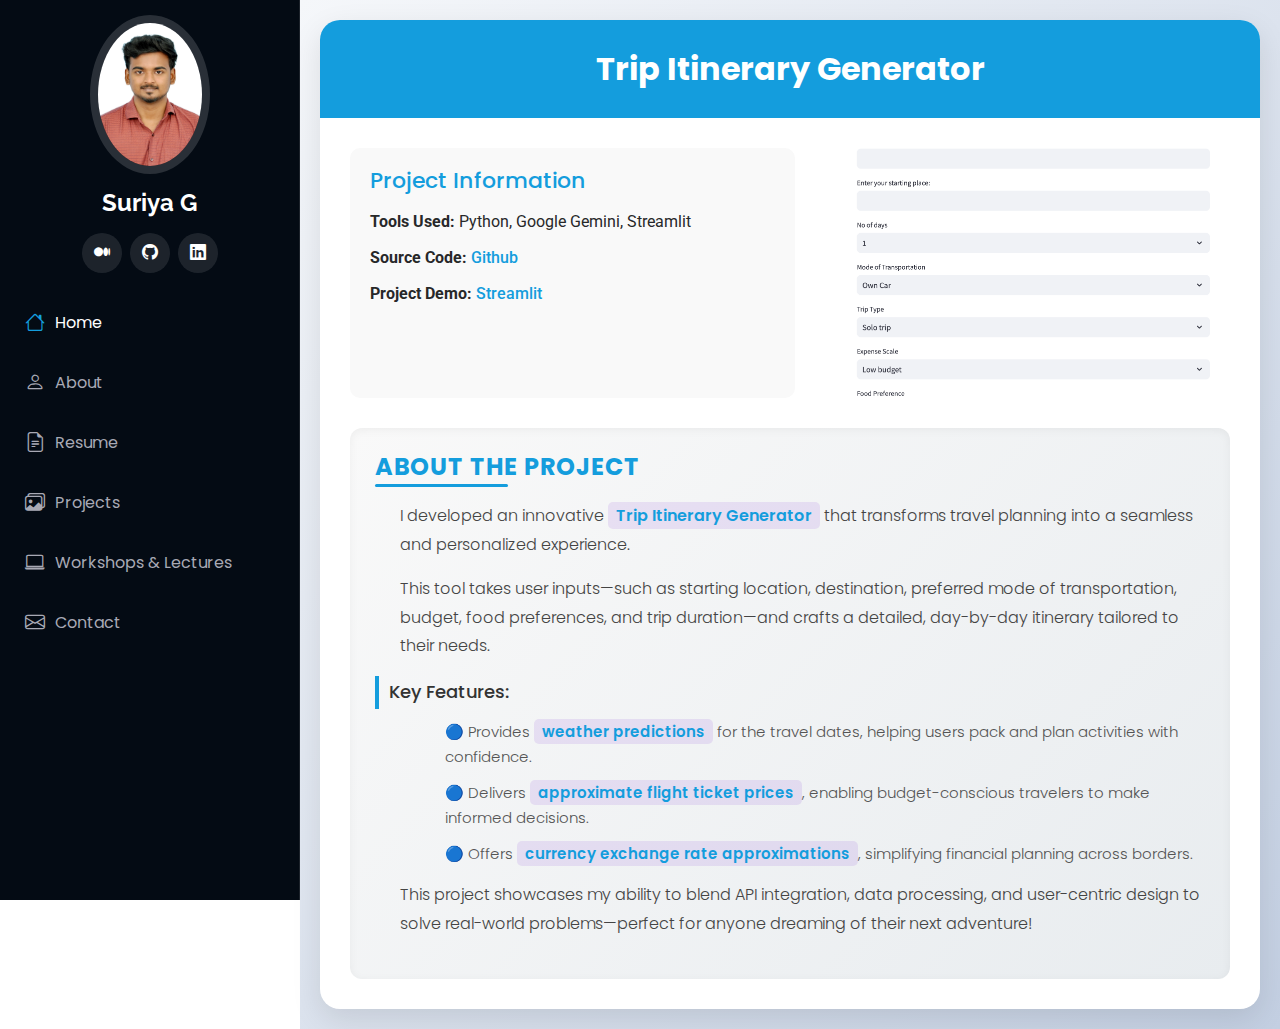
<file: project-1.html>
<!DOCTYPE html>
<html lang="en">

<head>
  <meta charset="utf-8">
  <meta content="width=device-width, initial-scale=1.0" name="viewport">
  <title>Trip Itinerary Generator</title>
  <meta content="" name="description">
  <meta content="" name="keywords">

  <!-- Favicons -->
  <link href="assets/img/front.png" rel="icon">
  <link href="assets/img/front.png" rel="apple-touch-icon">
  <!-- Fonts -->
  <link href="https://fonts.googleapis.com" rel="preconnect">
  <link href="https://fonts.gstatic.com" rel="preconnect" crossorigin>
  <link href="https://fonts.googleapis.com/css2?family=Roboto:ital,wght@0,100;0,300;0,400;0,500;0,700;0,900;1,100;1,300;1,400;1,500;1,700;1,900&family=Poppins:ital,wght@0,100;0,200;0,300;0,400;0,500;0,600;0,700;0,800;0,900;1,100;1,200;1,300;1,400;1,500;1,600;1,700;1,800;1,900&family=Raleway:ital,wght@0,100;0,200;0,300;0,400;0,500;0,600;0,700;0,800;0,900;1,100;1,200;1,300;1,400;1,500;1,600;1,700;1,800;1,900&display=swap" rel="stylesheet">

  <!-- Vendor CSS Files -->
  <link href="assets/vendor/bootstrap/css/bootstrap.min.css" rel="stylesheet">
  <link href="assets/vendor/bootstrap-icons/bootstrap-icons.css" rel="stylesheet">
  <link href="assets/vendor/aos/aos.css" rel="stylesheet">
  <link href="assets/vendor/glightbox/css/glightbox.min.css" rel="stylesheet">
  <link href="assets/vendor/swiper/swiper-bundle.min.css" rel="stylesheet">

  <!-- Main CSS File -->
  <link href="assets/css/main.css" rel="stylesheet">

  <style>
    /* Custom styles for the main section */
    .main {
      margin-left: 250px; /* Matches sidebar width */
      min-height: 100vh; /* Full viewport height */
      background: linear-gradient(135deg, #f5f7fa 0%, #c3cfe2 100%);
      display: flex;
      align-items: center;
      justify-content: center;
      padding: 20px;
    }
    .portfolio-container {
      width: 100%;
      max-width: 1200px; /* Extended width */
      min-height: calc(100vh - 40px); /* Full height minus padding */
      background: #fff;
      border-radius: 20px;
      box-shadow: 0 10px 30px rgba(0, 0, 0, 0.1);
      overflow: hidden;
      display: flex;
      flex-direction: column;
    }
    .portfolio-header {
      text-align: center;
      padding: 30px;
      background: #149ddd;
      color: #fff;
      position: relative;
    }
    .portfolio-header h1 {
      margin: 0;
      font-size: 32px;
      font-weight: 700;
      font-family: 'Poppins', sans-serif;
      color: #fff;
    }
    .portfolio-header::after {
      content: '';
      position: absolute;
      bottom: -10px;
      left: 50%;
      transform: translateX(-50%);
      width: 60px;
      height: 6px;
      background: #fff;
      border-radius: 5px;
    }
    .portfolio-content {
      padding: 30px;
      flex: 1; /* Allows content to expand */
      display: flex;
      flex-direction: column;
    }
    .top-section {
      display: flex;
      flex-wrap: wrap;
      gap: 30px;
      margin-bottom: 30px;
    }
    .portfolio-slider {
      flex: 1;
      min-width: 350px;
    }
    .swiper-slide {
  position: relative; /* Needed for absolute positioning of text */
  display: flex; /* Ensure proper alignment */
  justify-content: center; /* Center horizontally */
  align-items: center; /* Center vertically */
}

.swiper-slide a.image-link {
  display: block; /* Ensures the entire slide area is clickable */
  width: 100%;
  height: 100%;
  text-decoration: none; /* Removes underline from link */
  position: relative; /* For positioning the text overlay */
}

.swiper-slide img {
  width: 100%;
  height: 250px; /* Existing height */
  object-fit: cover;
  border-radius: 15px;
  transition: transform 0.3s ease, opacity 0.3s ease; /* Existing transitions */
}

.swiper-slide a:hover img {
  transform: scale(1.05); /* Existing hover effect */
  opacity: 0.8; /* Slightly dim image to highlight text */
}

.swiper-slide .demo-text {
  position: absolute;
  top: 50%;
  left: 50%;
  transform: translate(-50%, -50%); /* Center precisely */
  color: #fff; /* White text for contrast */
  font-family: 'Poppins', sans-serif;
  font-size: 18px;
  font-weight: 500;
  background: #149ddd; /* Semi-transparent purple background */
  padding: 8px 16px;
  border-radius: 8px;
  opacity: 0; /* Hidden by default */
  transition: opacity 0.3s ease; /* Smooth fade-in */
  pointer-events: none; /* Prevents text from interfering with click */
  z-index: 10; /* Ensures text is above image */
  text-align: center; /* Ensures text itself is centered */
  white-space: nowrap; /* Prevents text wrapping */
}

.swiper-slide a:hover .demo-text {
  opacity: 1; /* Show text on hover */
}
    .swiper-pagination-bullet-active {
      background: #149ddd;
    }
    .portfolio-info {
      flex: 1;
      min-width: 350px;
      background: #f9f9f9;
      padding: 20px;
      border-radius: 10px;
    }
    .portfolio-info h3 {
      font-size: 22px;
      color: #149ddd;
      margin-bottom: 15px;
      font-family: 'Poppins', sans-serif;
    }
    .portfolio-info ul {
      list-style: none;
      padding: 0;
    }
    .portfolio-info li {
      margin-bottom: 12px;
      font-size: 16px;
    }
    .portfolio-info a {
      color: #149ddd;
      text-decoration: none;
      font-weight: 500;
    }
    .portfolio-info a:hover {
      text-decoration: underline;
    }
    .portfolio-description {
  background: linear-gradient(135deg, #f9f9f9 0%, #e8ecef 100%); /* Subtle gradient */
  padding: 25px;
  border-radius: 12px;
  width: 100%; /* Full width */
  box-shadow: inset 0 2px 10px rgba(0, 0, 0, 0.05); /* Inner shadow for depth */
  position: relative;
  overflow: hidden;
}

.portfolio-description h2 {
  font-size: 24px;
  color: #149ddd; /* Vibrant color to match theme */
  margin-bottom: 20px;
  font-family: 'Poppins', sans-serif;
  font-weight: 700;
  letter-spacing: 1px;
  text-transform: uppercase;
  position: relative;
  display: inline-block;
}

.portfolio-description h2::after {
  content: '';
  position: absolute;
  bottom: -5px;
  left: 0;
  width: 50%;
  height: 3px;
  background: #149ddd;
  border-radius: 2px;
  transition: width 0.3s ease;
}

.portfolio-description h2:hover::after {
  width: 100%; /* Expands underline on hover */
}

.portfolio-description ul {
  list-style: none;
  padding-left: 0;
  margin: 0;
}

.portfolio-description > ul > li {
  position: relative;
  padding-left: 25px;
  font-size: 16px;
  line-height: 1.8;
  color: #444;
  font-family: 'Poppins', sans-serif;
  font-weight: 300;
  margin-bottom: 15px;
}

.portfolio-description > ul > li::before {
  content: '\f00c'; /* Checkmark icon from Bootstrap Icons */
  font-family: 'Bootstrap-icons'; /* Adjust if using a different icon set */
  color: #149ddd;
  position: absolute;
  left: 0;
  top: 2px;
  font-size: 14px;
}

.portfolio-description .highlight {
  font-weight: 600;
  color: #149ddd;
  background: rgba(106, 17, 203, 0.1); /* Light background highlight */
  padding: 2px 8px;
  border-radius: 5px;
  transition: background 0.3s ease;
}

.portfolio-description .highlight:hover {
  background: rgba(106, 17, 203, 0.2); /* Slightly darker on hover */
}

.portfolio-description .key-features {
  display: block;
  font-size: 18px;
  font-weight: 500;
  color: #333;
  margin: 10px 0 10px -25px; /* Offset to align with parent li */
  font-family: 'Poppins', sans-serif;
  border-left: 4px solid #149ddd;
  padding-left: 10px;
}

.portfolio-description ul ul {
  padding-left: 20px;
  margin-top: 10px;
}

.portfolio-description ul ul li {
  position: relative;
  padding-left: 25px;
  font-size: 15px;
  line-height: 1.7;
  color: #555;
  margin-bottom: 10px;
}

.portfolio-description ul ul li::before {
  content: '\f00c'; /* Checkmark icon */
  font-family: 'Bootstrap-icons';
  color: #149ddd;
  position: absolute;
  left: 0;
  top: 2px;
  font-size: 14px;
}

.portfolio-description .feature-bold {
  font-weight: 600;
  color: #2c3e50; /* Darker shade for emphasis */
  transition: color 0.3s ease;
}

.portfolio-description .feature-bold:hover {
  color: #149ddd; /* Changes color on hover */
}
  </style>
</head>

<body class="index-page">

  <header id="header" class="header dark-background d-flex flex-column">
    <i class="header-toggle d-xl-none bi bi-list"></i>

    <div class="profile-img">
      <img src="assets/img/PP.JPEG" alt="" class="img-fluid rounded-circle">
    </div>

    <a href="index.html" class="logo d-flex align-items-center justify-content-center">
      <h1 class="sitename">Suriya G</h1>
    </a>

    <div class="social-links text-center">
      <a href="https://medium.com/@suriyagurumoorthi" target="_blank" rel="noopener noreferrer" class="medium"><i class="bi bi-medium"></i></a>
      <a href="https://github.com/Suriya-Gurumoorthi" target="_blank" rel="noopener noreferrer" class="github"><i class="bi bi-github"></i></a>
      <a href="https://www.linkedin.com/in/suriyagurumoorthi/" target="_blank" rel="noopener noreferrer" class="linkedin"><i class="bi bi-linkedin"></i></a>
    </div>

    <nav id="navmenu" class="navmenu">
      <ul>
        <li><a href="index.html#hero" class="active"><i class="bi bi-house navicon"></i>Home</a></li>
        <li><a href="index.html#about"><i class="bi bi-person navicon"></i> About</a></li>
        <li><a href="index.html#resume"><i class="bi bi-file-earmark-text navicon"></i> Resume</a></li>
        <li><a href="index.html#portfolio"><i class="bi bi-images navicon"></i> Projects</a></li>
        <li><a href="index.html#workshop"><i class="bi bi-laptop navicon"></i> Workshops & Lectures</a></li>
        <li><a href="index.html#contact"><i class="bi bi-envelope navicon"></i> Contact</a></li>
      </ul>
    </nav>
  </header>

  <main class="main">
    <div class="portfolio-container">
      <div class="portfolio-header">
        <h1>Trip Itinerary Generator</h1>
      </div>
      <div class="portfolio-content">
        <div class="top-section">
          <div class="portfolio-info">
            <h3>Project Information</h3>
            <ul>
              <li><strong>Tools Used:</strong> Python, Google Gemini, Streamlit</li>
              <li><strong>Source Code:</strong> <a href="https://github.com/Suriya-Gurumoorthi/trip-advisor-llm" target="_blank" rel="noopener noreferrer">Github</a></li>
              <li><strong>Project Demo:</strong> <a href="https://trip-advisor-llm-by-suriyag.streamlit.app/" target="_blank" rel="noopener noreferrer">Streamlit</a></li>
            </ul>
          </div>
          <div class="portfolio-slider">
            <div class="swiper">
              <div class="swiper-wrapper">
                <div class="swiper-slide">
                  <a href="https://trip-advisor-llm-by-suriyag.streamlit.app/" target="_blank" rel="noopener noreferrer" class="image-link">
                    <img src="assets/img/portfolio/Project-1-demo.png" alt="Slide 1">
                    <span class="demo-text">Click for Demo</span>
                  </a>
                </div>
              </div>
              <div class="swiper-pagination"></div>
            </div>
          </div>
        </div>
        <div class="portfolio-description">
          <h2>About the Project</h2>
          <ul>
            <li>I developed an innovative <span class="highlight">Trip Itinerary Generator</span> that transforms travel planning into a seamless and personalized experience.</li>
            <li>This tool takes user inputs—such as starting location, destination, preferred mode of transportation, budget, food preferences, and trip duration—and crafts a detailed, day-by-day itinerary tailored to their needs.</li>
            <li><span class="key-features">Key Features:</span>
              <ul>
                <li>🔵 Provides <span class="highlight">weather predictions</span> for the travel dates, helping users pack and plan activities with confidence.</li>
                <li>🔵 Delivers <span class="highlight">approximate flight ticket prices</span>, enabling budget-conscious travelers to make informed decisions.</li>
                <li>🔵 Offers <span class="highlight">currency exchange rate approximations</span>, simplifying financial planning across borders.</li>
              </ul>
            </li>
            <li>This project showcases my ability to blend API integration, data processing, and user-centric design to solve real-world problems—perfect for anyone dreaming of their next adventure!</li>
          </ul>
        </div>
      </div>
    </div>
  </main>

  <!-- Scroll Top -->
  <a href="#" id="scroll-top" class="scroll-top d-flex align-items-center justify-content-center"><i class="bi bi-arrow-up-short"></i></a>

  <!-- Preloader -->
  <div id="preloader"></div>

  <!-- Vendor JS Files -->
  <script src="assets/vendor/bootstrap/js/bootstrap.bundle.min.js"></script>
  <script src="assets/vendor/php-email-form/validate.js"></script>
  <script src="assets/vendor/aos/aos.js"></script>
  <script src="assets/vendor/typed.js/typed.umd.js"></script>
  <script src="assets/vendor/purecounter/purecounter_vanilla.js"></script>
  <script src="assets/vendor/waypoints/noframework.waypoints.js"></script>
  <script src="assets/vendor/glightbox/js/glightbox.min.js"></script>
  <script src="assets/vendor/imagesloaded/imagesloaded.pkgd.min.js"></script>
  <script src="assets/vendor/isotope-layout/isotope.pkgd.min.js"></script>
  <script src="assets/vendor/swiper/swiper-bundle.min.js"></script>

  <!-- Main JS File -->
  <script src="assets/js/main.js"></script>

  <!-- Swiper Initialization -->
  <script>
    var swiper = new Swiper('.swiper', {
      loop: true,
      speed: 600,
      autoplay: {
        delay: 5000,
      },
      slidesPerView: 1,
      pagination: {
        el: '.swiper-pagination',
        clickable: true,
      },
    });
  </script>
</body>

</html>
</file>
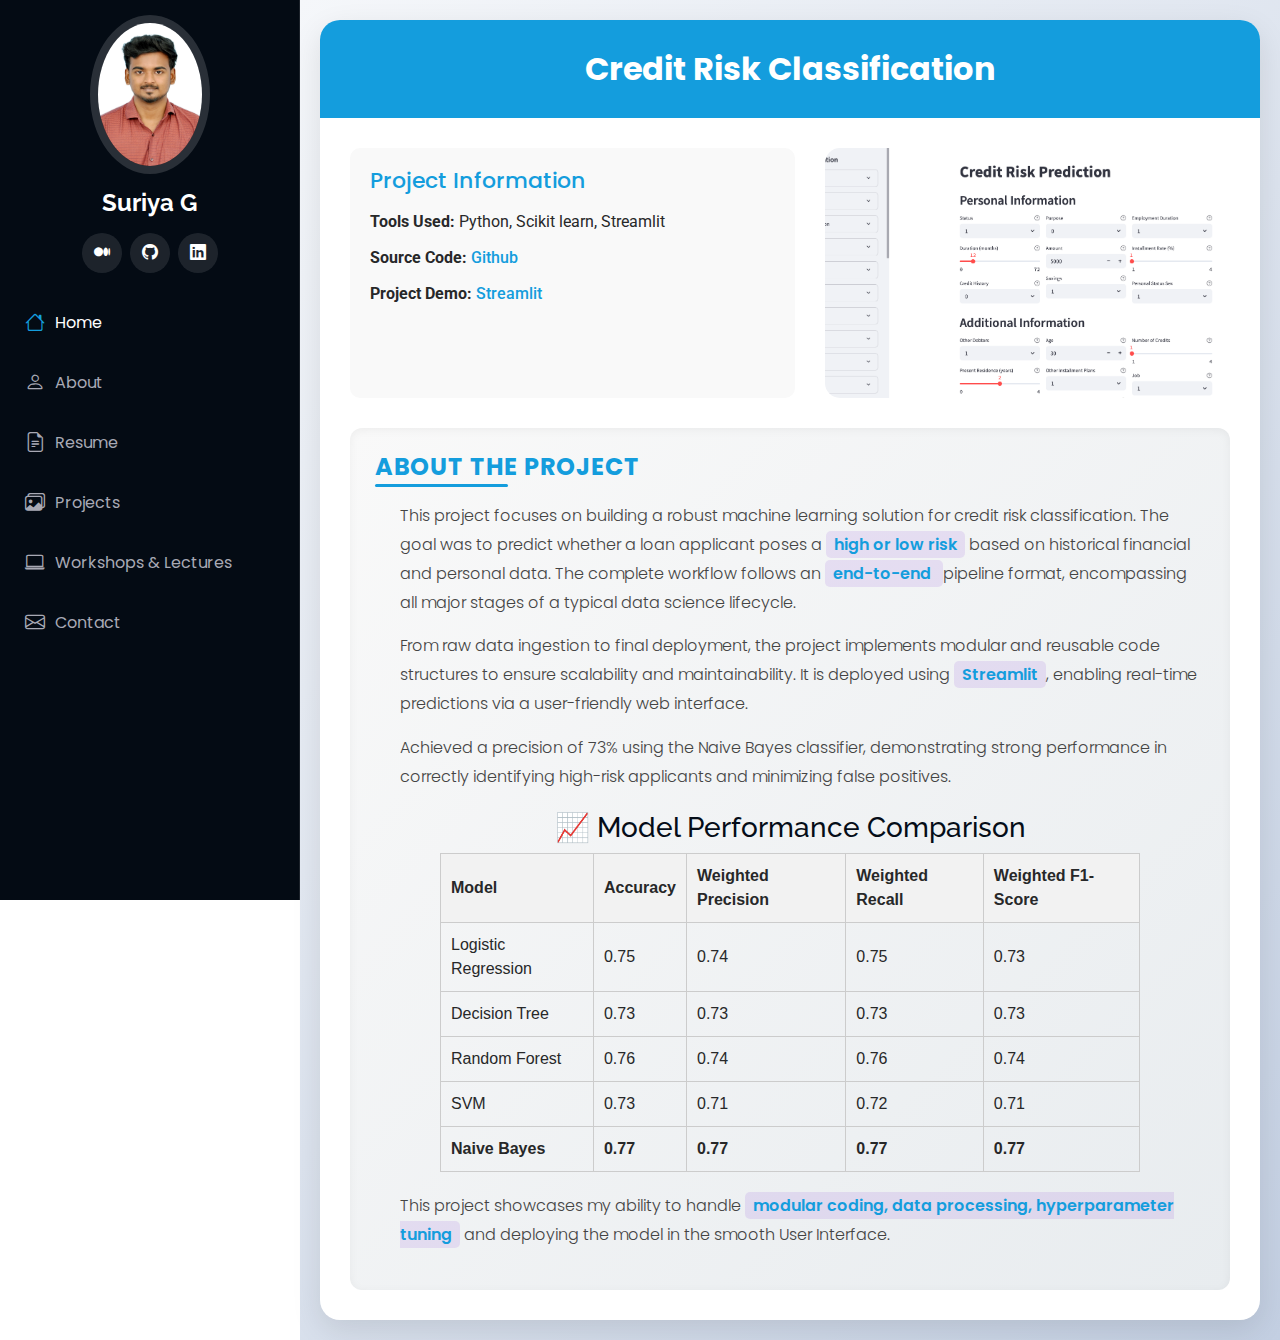
<file: project-2.html>
<!DOCTYPE html>
<html lang="en">

<head>
  <meta charset="utf-8">
  <meta content="width=device-width, initial-scale=1.0" name="viewport">
  <title>Credit Risk Classification</title>
  <meta content="" name="description">
  <meta content="" name="keywords">

  <!-- Favicons -->
  <link href="assets/img/front.png" rel="icon">
  <link href="assets/img/front.png" rel="apple-touch-icon">

  <!-- Fonts -->
  <link href="https://fonts.googleapis.com" rel="preconnect">
  <link href="https://fonts.gstatic.com" rel="preconnect" crossorigin>
  <link href="https://fonts.googleapis.com/css2?family=Roboto:ital,wght@0,100;0,300;0,400;0,500;0,700;0,900;1,100;1,300;1,400;1,500;1,700;1,900&family=Poppins:ital,wght@0,100;0,200;0,300;0,400;0,500;0,600;0,700;0,800;0,900;1,100;1,200;1,300;1,400;1,500;1,600;1,700;1,800;1,900&family=Raleway:ital,wght@0,100;0,200;0,300;0,400;0,500;0,600;0,700;0,800;0,900;1,100;1,200;1,300;1,400;1,500;1,600;1,700;1,800;1,900&display=swap" rel="stylesheet">

  <!-- Vendor CSS Files -->
  <link href="assets/vendor/bootstrap/css/bootstrap.min.css" rel="stylesheet">
  <link href="assets/vendor/bootstrap-icons/bootstrap-icons.css" rel="stylesheet">
  <link href="assets/vendor/aos/aos.css" rel="stylesheet">
  <link href="assets/vendor/glightbox/css/glightbox.min.css" rel="stylesheet">
  <link href="assets/vendor/swiper/swiper-bundle.min.css" rel="stylesheet">

  <!-- Main CSS File -->
  <link href="assets/css/main.css" rel="stylesheet">

  <style>
    /* Custom styles for the main section */
    .main {
      margin-left: 250px; /* Matches sidebar width */
      min-height: 100vh; /* Full viewport height */
      background: linear-gradient(135deg, #f5f7fa 0%, #c3cfe2 100%);
      display: flex;
      align-items: center;
      justify-content: center;
      padding: 20px;
    }
    .portfolio-container {
      width: 100%;
      max-width: 1200px; /* Extended width */
      min-height: calc(100vh - 40px); /* Full height minus padding */
      background: #fff;
      border-radius: 20px;
      box-shadow: 0 10px 30px rgba(0, 0, 0, 0.1);
      overflow: hidden;
      display: flex;
      flex-direction: column;
    }
    .portfolio-header {
      text-align: center;
      padding: 30px;
      background: #149ddd;
      color: #fff;
      position: relative;
    }
    .portfolio-header h1 {
      margin: 0;
      font-size: 32px;
      font-weight: 700;
      font-family: 'Poppins', sans-serif;
      color: #fff;
    }
    .portfolio-header::after {
      content: '';
      position: absolute;
      bottom: -10px;
      left: 50%;
      transform: translateX(-50%);
      width: 60px;
      height: 6px;
      background: #fff;
      border-radius: 5px;
    }
    .portfolio-content {
      padding: 30px;
      flex: 1; /* Allows content to expand */
      display: flex;
      flex-direction: column;
    }
    .top-section {
      display: flex;
      flex-wrap: wrap;
      gap: 30px;
      margin-bottom: 30px;
    }
    .portfolio-slider {
      flex: 1;
      min-width: 350px;
    }
    .swiper-slide {
  position: relative; /* Needed for absolute positioning of text */
  display: flex; /* Ensure proper alignment */
  justify-content: center; /* Center horizontally */
  align-items: center; /* Center vertically */
}

.swiper-slide a.image-link {
  display: block; /* Ensures the entire slide area is clickable */
  width: 100%;
  height: 100%;
  text-decoration: none; /* Removes underline from link */
  position: relative; /* For positioning the text overlay */
}

.swiper-slide img {
  width: 100%;
  height: 250px; /* Existing height */
  object-fit: cover;
  border-radius: 15px;
  transition: transform 0.3s ease, opacity 0.3s ease; /* Existing transitions */
}

.swiper-slide a:hover img {
  transform: scale(1.05); /* Existing hover effect */
  opacity: 0.8; /* Slightly dim image to highlight text */
}

.swiper-slide .demo-text {
  position: absolute;
  top: 50%;
  left: 50%;
  transform: translate(-50%, -50%); /* Center precisely */
  color: #fff; /* White text for contrast */
  font-family: 'Poppins', sans-serif;
  font-size: 18px;
  font-weight: 500;
  background: #149ddd; /* Semi-transparent purple background */
  padding: 8px 16px;
  border-radius: 8px;
  opacity: 0; /* Hidden by default */
  transition: opacity 0.3s ease; /* Smooth fade-in */
  pointer-events: none; /* Prevents text from interfering with click */
  z-index: 10; /* Ensures text is above image */
  text-align: center; /* Ensures text itself is centered */
  white-space: nowrap; /* Prevents text wrapping */
}

.swiper-slide a:hover .demo-text {
  opacity: 1; /* Show text on hover */
}
    .swiper-pagination-bullet-active {
      background: #149ddd;
    }
    .portfolio-info {
      flex: 1;
      min-width: 350px;
      background: #f9f9f9;
      padding: 20px;
      border-radius: 10px;
    }
    .portfolio-info h3 {
      font-size: 22px;
      color: #149ddd;
      margin-bottom: 15px;
      font-family: 'Poppins', sans-serif;
    }
    .portfolio-info ul {
      list-style: none;
      padding: 0;
    }
    .portfolio-info li {
      margin-bottom: 12px;
      font-size: 16px;
    }
    .portfolio-info a {
      color: #149ddd;
      text-decoration: none;
      font-weight: 500;
    }
    .portfolio-info a:hover {
      text-decoration: underline;
    }
    .portfolio-description {
  background: linear-gradient(135deg, #f9f9f9 0%, #e8ecef 100%); /* Subtle gradient */
  padding: 25px;
  border-radius: 12px;
  width: 100%; /* Full width */
  box-shadow: inset 0 2px 10px rgba(0, 0, 0, 0.05); /* Inner shadow for depth */
  position: relative;
  overflow: hidden;
}

.portfolio-description h2 {
  font-size: 24px;
  color: #149ddd; /* Vibrant color to match theme */
  margin-bottom: 20px;
  font-family: 'Poppins', sans-serif;
  font-weight: 700;
  letter-spacing: 1px;
  text-transform: uppercase;
  position: relative;
  display: inline-block;
}

.portfolio-description h2::after {
  content: '';
  position: absolute;
  bottom: -5px;
  left: 0;
  width: 50%;
  height: 3px;
  background: #149ddd;
  border-radius: 2px;
  transition: width 0.3s ease;
}

.portfolio-description h2:hover::after {
  width: 100%; /* Expands underline on hover */
}

.portfolio-description ul {
  list-style: none;
  padding-left: 0;
  margin: 0;
}

.portfolio-description > ul > li {
  position: relative;
  padding-left: 25px;
  font-size: 16px;
  line-height: 1.8;
  color: #444;
  font-family: 'Poppins', sans-serif;
  font-weight: 300;
  margin-bottom: 15px;
}

.portfolio-description > ul > li::before {
  content: '\f00c'; /* Checkmark icon from Bootstrap Icons */
  font-family: 'Bootstrap-icons'; /* Adjust if using a different icon set */
  color: #149ddd;
  position: absolute;
  left: 0;
  top: 2px;
  font-size: 14px;
}

.portfolio-description .highlight {
  font-weight: 600;
  color: #149ddd;
  background: rgba(106, 17, 203, 0.1); /* Light background highlight */
  padding: 2px 8px;
  border-radius: 5px;
  transition: background 0.3s ease;
}

.portfolio-description .highlight:hover {
  background: rgba(106, 17, 203, 0.2); /* Slightly darker on hover */
}

.portfolio-description .key-features {
  display: block;
  font-size: 18px;
  font-weight: 500;
  color: #333;
  margin: 10px 0 10px -25px; /* Offset to align with parent li */
  font-family: 'Poppins', sans-serif;
  border-left: 4px solid #149ddd;
  padding-left: 10px;
}

.portfolio-description ul ul {
  padding-left: 20px;
  margin-top: 10px;
}

.portfolio-description ul ul li {
  position: relative;
  padding-left: 25px;
  font-size: 15px;
  line-height: 1.7;
  color: #555;
  margin-bottom: 10px;
}

.portfolio-description ul ul li::before {
  content: '\f00c'; /* Checkmark icon */
  font-family: 'Bootstrap-icons';
  color: #149ddd;
  position: absolute;
  left: 0;
  top: 2px;
  font-size: 14px;
}

.portfolio-description .feature-bold {
  font-weight: 600;
  color: #2c3e50; /* Darker shade for emphasis */
  transition: color 0.3s ease;
}

.portfolio-description .feature-bold:hover {
  color: #149ddd; /* Changes color on hover */
}
  </style>
</head>

<body class="index-page">

  <header id="header" class="header dark-background d-flex flex-column">
    <i class="header-toggle d-xl-none bi bi-list"></i>

    <div class="profile-img">
      <img src="assets/img/PP.JPEG" alt="" class="img-fluid rounded-circle">
    </div>

    <a href="index.html" class="logo d-flex align-items-center justify-content-center">
      <h1 class="sitename">Suriya G</h1>
    </a>

    <div class="social-links text-center">
      <a href="https://medium.com/@suriyagurumoorthi" target="_blank" rel="noopener noreferrer" class="medium"><i class="bi bi-medium"></i></a>
      <a href="https://github.com/Suriya-Gurumoorthi" target="_blank" rel="noopener noreferrer" class="github"><i class="bi bi-github"></i></a>
      <a href="https://www.linkedin.com/in/suriyagurumoorthi/" target="_blank" rel="noopener noreferrer" class="linkedin"><i class="bi bi-linkedin"></i></a>
    </div>

    <nav id="navmenu" class="navmenu">
      <ul>
        <li><a href="index.html#hero" class="active"><i class="bi bi-house navicon"></i>Home</a></li>
        <li><a href="index.html#about"><i class="bi bi-person navicon"></i> About</a></li>
        <li><a href="index.html#resume"><i class="bi bi-file-earmark-text navicon"></i> Resume</a></li>
        <li><a href="index.html#portfolio"><i class="bi bi-images navicon"></i> Projects</a></li>
        <li><a href="index.html#workshop"><i class="bi bi-laptop navicon"></i> Workshops & Lectures</a></li>
        <li><a href="index.html#contact"><i class="bi bi-envelope navicon"></i> Contact</a></li>
      </ul>
    </nav>
  </header>

  <main class="main">
    <div class="portfolio-container">
      <div class="portfolio-header">
        <h1>Credit Risk Classification</h1>
      </div>
      <div class="portfolio-content">
        <div class="top-section">
          <div class="portfolio-info">
            <h3>Project Information</h3>
            <ul>
              <li><strong>Tools Used:</strong> Python, Scikit learn, Streamlit</li>
              <li><strong>Source Code:</strong> <a href="https://github.com/Suriya-Gurumoorthi/credit_risk_prediction" target="_blank" rel="noopener noreferrer">Github</a></li>
              <li><strong>Project Demo:</strong> <a href="https://german-credit-risk-prediction.streamlit.app/" target="_blank" rel="noopener noreferrer">Streamlit</a></li>
            </ul>
          </div>
          <div class="portfolio-slider">
            <div class="swiper">
              <div class="swiper-wrapper">
                <div class="swiper-slide">
                  <a href="https://german-credit-risk-prediction.streamlit.app/" target="_blank" rel="noopener noreferrer" class="image-link">
                    <img src="assets/img/portfolio/project-2-demo.png" alt="Slide 1">
                    <span class="demo-text">Click for Demo</span>
                  </a>
                </div>
              </div>
              <div class="swiper-pagination"></div>
            </div>
          </div>
        </div>
        <div class="portfolio-description">
          <h2>About the Project</h2>
          <ul>
            <li>This project focuses on building a robust machine learning solution for credit risk classification. The goal was to predict whether a loan applicant poses a <span class="highlight">high or low risk</span> based on historical financial and personal data. The complete workflow follows an <span class="highlight">end-to-end </span>pipeline format, encompassing all major stages of a typical data science lifecycle.</li>
            <li>From raw data ingestion to final deployment, the project implements modular and reusable code structures to ensure scalability and maintainability. It is deployed using <span class="highlight">Streamlit</span>, enabling real-time predictions via a user-friendly web interface.</li>
            <li>Achieved a precision of 73% using the Naive Bayes classifier, demonstrating strong performance in correctly identifying high-risk applicants and minimizing false positives.</li>
            <div style="max-width: 700px; margin: 20px auto; font-family: Arial, sans-serif;">
              <h3 style="text-align: center;">📈 Model Performance Comparison</h3>
              <table style="width: 100%; border-collapse: collapse; border: 1px solid #ccc;">
                <thead>
                  <tr style="background-color: #f2f2f2;">
                    <th style="padding: 10px; border: 1px solid #ccc;">Model</th>
                    <th style="padding: 10px; border: 1px solid #ccc;">Accuracy</th>
                    <th style="padding: 10px; border: 1px solid #ccc;">Weighted Precision</th>
                    <th style="padding: 10px; border: 1px solid #ccc;">Weighted Recall</th>
                    <th style="padding: 10px; border: 1px solid #ccc;">Weighted F1-Score</th>
                  </tr>
                </thead>
                <tbody>
                  <tr>
                    <td style="padding: 10px; border: 1px solid #ccc;">Logistic Regression</td>
                    <td style="padding: 10px; border: 1px solid #ccc;">0.75</td>
                    <td style="padding: 10px; border: 1px solid #ccc;">0.74</td>
                    <td style="padding: 10px; border: 1px solid #ccc;">0.75</td>
                    <td style="padding: 10px; border: 1px solid #ccc;">0.73</td>
                  </tr>
                  <tr>
                    <td style="padding: 10px; border: 1px solid #ccc;">Decision Tree</td>
                    <td style="padding: 10px; border: 1px solid #ccc;">0.73</td>
                    <td style="padding: 10px; border: 1px solid #ccc;">0.73</td>
                    <td style="padding: 10px; border: 1px solid #ccc;">0.73</td>
                    <td style="padding: 10px; border: 1px solid #ccc;">0.73</td>
                  </tr>
                  <tr>
                    <td style="padding: 10px; border: 1px solid #ccc;">Random Forest</td>
                    <td style="padding: 10px; border: 1px solid #ccc;">0.76</td>
                    <td style="padding: 10px; border: 1px solid #ccc;">0.74</td>
                    <td style="padding: 10px; border: 1px solid #ccc;">0.76</td>
                    <td style="padding: 10px; border: 1px solid #ccc;">0.74</td>
                  </tr>
                  <tr>
                    <td style="padding: 10px; border: 1px solid #ccc;">SVM</td>
                    <td style="padding: 10px; border: 1px solid #ccc;">0.73</td>
                    <td style="padding: 10px; border: 1px solid #ccc;">0.71</td>
                    <td style="padding: 10px; border: 1px solid #ccc;">0.72</td>
                    <td style="padding: 10px; border: 1px solid #ccc;">0.71</td>
                  </tr>
                  <tr>
                    <td style="padding: 10px; border: 1px solid #ccc;"><b>Naive Bayes</b></td>
                    <td style="padding: 10px; border: 1px solid #ccc;"><b>0.77</b></td>
                    <td style="padding: 10px; border: 1px solid #ccc;"><b>0.77</b></td>
                    <td style="padding: 10px; border: 1px solid #ccc;"><b>0.77</b></td>
                    <td style="padding: 10px; border: 1px solid #ccc;"><b>0.77</b></td>
                  </tr>
                </tbody>
              </table>
            </div>
            
            <li>This project showcases my ability to handle <span class="highlight">modular coding, data processing, hyperparameter tuning</span> and deploying the model in the smooth User Interface.</li>
          </ul>
        </div>
      </div>
    </div>
  </main>

  <!-- Scroll Top -->
  <a href="#" id="scroll-top" class="scroll-top d-flex align-items-center justify-content-center"><i class="bi bi-arrow-up-short"></i></a>

  <!-- Preloader -->
  <div id="preloader"></div>

  <!-- Vendor JS Files -->
  <script src="assets/vendor/bootstrap/js/bootstrap.bundle.min.js"></script>
  <script src="assets/vendor/php-email-form/validate.js"></script>
  <script src="assets/vendor/aos/aos.js"></script>
  <script src="assets/vendor/typed.js/typed.umd.js"></script>
  <script src="assets/vendor/purecounter/purecounter_vanilla.js"></script>
  <script src="assets/vendor/waypoints/noframework.waypoints.js"></script>
  <script src="assets/vendor/glightbox/js/glightbox.min.js"></script>
  <script src="assets/vendor/imagesloaded/imagesloaded.pkgd.min.js"></script>
  <script src="assets/vendor/isotope-layout/isotope.pkgd.min.js"></script>
  <script src="assets/vendor/swiper/swiper-bundle.min.js"></script>

  <!-- Main JS File -->
  <script src="assets/js/main.js"></script>

  <!-- Swiper Initialization -->
  <script>
    var swiper = new Swiper('.swiper', {
      loop: true,
      speed: 600,
      autoplay: {
        delay: 5000,
      },
      slidesPerView: 1,
      pagination: {
        el: '.swiper-pagination',
        clickable: true,
      },
    });
  </script>
</body>

</html>
</file>
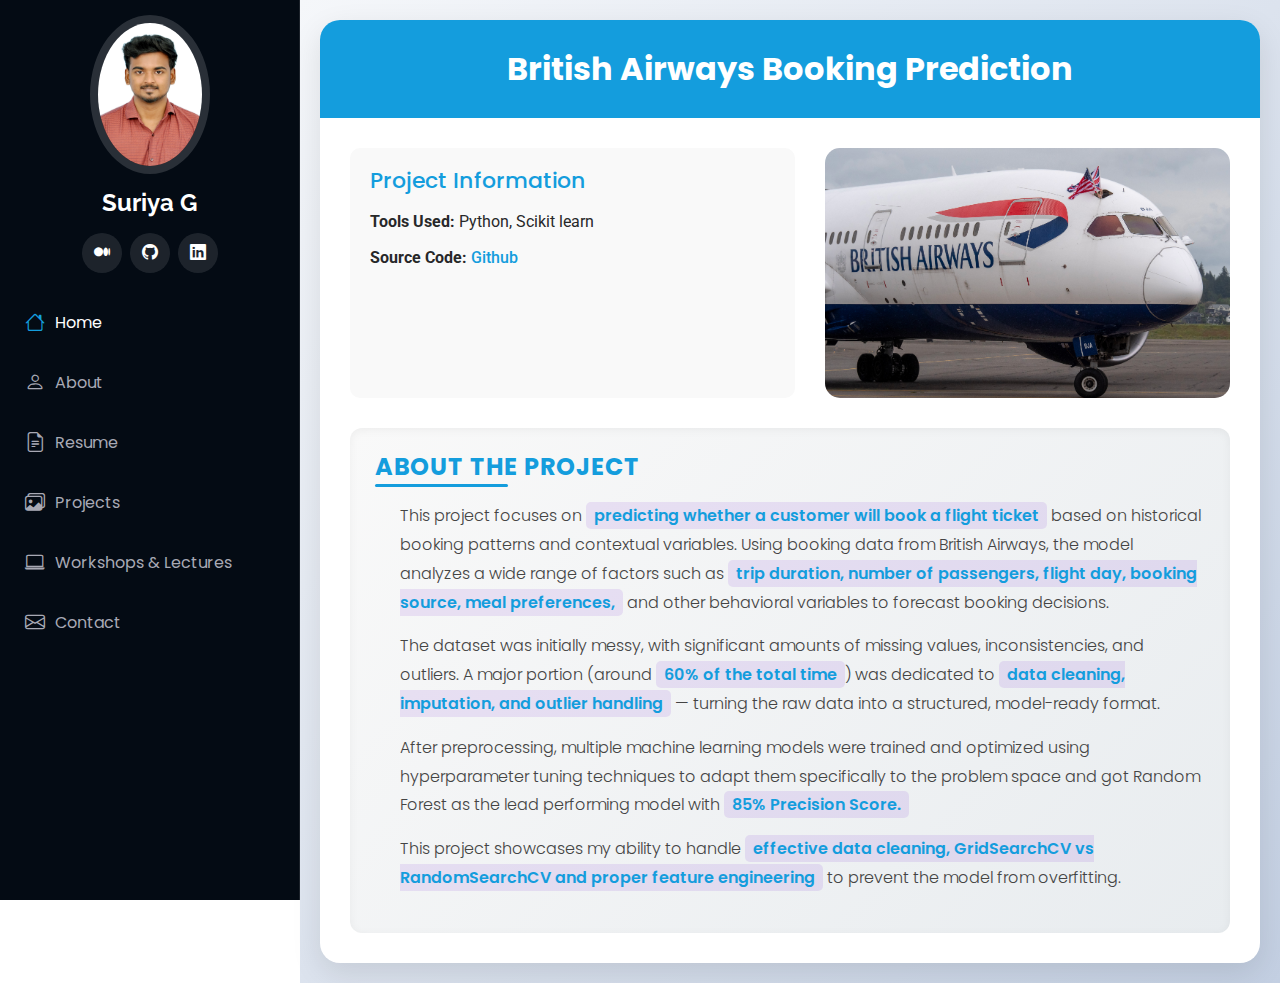
<file: project-3.html>
<!DOCTYPE html>
<html lang="en">

<head>
  <meta charset="utf-8">
  <meta content="width=device-width, initial-scale=1.0" name="viewport">
  <title>British Airways Booking Prediction</title>
  <meta content="" name="description">
  <meta content="" name="keywords">

  <!-- Favicons -->
  <link href="assets/img/front.png" rel="icon">
  <link href="assets/img/front.png" rel="apple-touch-icon">

  <!-- Fonts -->
  <link href="https://fonts.googleapis.com" rel="preconnect">
  <link href="https://fonts.gstatic.com" rel="preconnect" crossorigin>
  <link href="https://fonts.googleapis.com/css2?family=Roboto:ital,wght@0,100;0,300;0,400;0,500;0,700;0,900;1,100;1,300;1,400;1,500;1,700;1,900&family=Poppins:ital,wght@0,100;0,200;0,300;0,400;0,500;0,600;0,700;0,800;0,900;1,100;1,200;1,300;1,400;1,500;1,600;1,700;1,800;1,900&family=Raleway:ital,wght@0,100;0,200;0,300;0,400;0,500;0,600;0,700;0,800;0,900;1,100;1,200;1,300;1,400;1,500;1,600;1,700;1,800;1,900&display=swap" rel="stylesheet">

  <!-- Vendor CSS Files -->
  <link href="assets/vendor/bootstrap/css/bootstrap.min.css" rel="stylesheet">
  <link href="assets/vendor/bootstrap-icons/bootstrap-icons.css" rel="stylesheet">
  <link href="assets/vendor/aos/aos.css" rel="stylesheet">
  <link href="assets/vendor/glightbox/css/glightbox.min.css" rel="stylesheet">
  <link href="assets/vendor/swiper/swiper-bundle.min.css" rel="stylesheet">

  <!-- Main CSS File -->
  <link href="assets/css/main.css" rel="stylesheet">

  <style>
    /* Custom styles for the main section */
    .main {
      margin-left: 250px; /* Matches sidebar width */
      min-height: 100vh; /* Full viewport height */
      background: linear-gradient(135deg, #f5f7fa 0%, #c3cfe2 100%);
      display: flex;
      align-items: center;
      justify-content: center;
      padding: 20px;
    }
    .portfolio-container {
      width: 100%;
      max-width: 1200px; /* Extended width */
      min-height: calc(100vh - 40px); /* Full height minus padding */
      background: #fff;
      border-radius: 20px;
      box-shadow: 0 10px 30px rgba(0, 0, 0, 0.1);
      overflow: hidden;
      display: flex;
      flex-direction: column;
    }
    .portfolio-header {
      text-align: center;
      padding: 30px;
      background: #149ddd;
      color: #fff;
      position: relative;
    }
    .portfolio-header h1 {
      margin: 0;
      font-size: 32px;
      font-weight: 700;
      font-family: 'Poppins', sans-serif;
      color: #fff;
    }
    .portfolio-header::after {
      content: '';
      position: absolute;
      bottom: -10px;
      left: 50%;
      transform: translateX(-50%);
      width: 60px;
      height: 6px;
      background: #fff;
      border-radius: 5px;
    }
    .portfolio-content {
      padding: 30px;
      flex: 1; /* Allows content to expand */
      display: flex;
      flex-direction: column;
    }
    .top-section {
      display: flex;
      flex-wrap: wrap;
      gap: 30px;
      margin-bottom: 30px;
    }
    .portfolio-slider {
      flex: 1;
      min-width: 350px;
    }
    .swiper-slide {
  position: relative; /* Needed for absolute positioning of text */
  display: flex; /* Ensure proper alignment */
  justify-content: center; /* Center horizontally */
  align-items: center; /* Center vertically */
}

.swiper-slide a.image-link {
  display: block; /* Ensures the entire slide area is clickable */
  width: 100%;
  height: 100%;
  text-decoration: none; /* Removes underline from link */
  position: relative; /* For positioning the text overlay */
}

.swiper-slide img {
  width: 100%;
  height: 250px; /* Existing height */
  object-fit: cover;
  border-radius: 15px;
  transition: transform 0.3s ease, opacity 0.3s ease; /* Existing transitions */
}

.swiper-slide a:hover img {
  transform: scale(1.05); /* Existing hover effect */
  opacity: 0.8; /* Slightly dim image to highlight text */
}

.swiper-slide .demo-text {
  position: absolute;
  top: 50%;
  left: 50%;
  transform: translate(-50%, -50%); /* Center precisely */
  color: #fff; /* White text for contrast */
  font-family: 'Poppins', sans-serif;
  font-size: 18px;
  font-weight: 500;
  background: #149ddd; /* Semi-transparent purple background */
  padding: 8px 16px;
  border-radius: 8px;
  opacity: 0; /* Hidden by default */
  transition: opacity 0.3s ease; /* Smooth fade-in */
  pointer-events: none; /* Prevents text from interfering with click */
  z-index: 10; /* Ensures text is above image */
  text-align: center; /* Ensures text itself is centered */
  white-space: nowrap; /* Prevents text wrapping */
}

.swiper-slide a:hover .demo-text {
  opacity: 1; /* Show text on hover */
}
    .swiper-pagination-bullet-active {
      background: #149ddd;
    }
    .portfolio-info {
      flex: 1;
      min-width: 350px;
      background: #f9f9f9;
      padding: 20px;
      border-radius: 10px;
    }
    .portfolio-info h3 {
      font-size: 22px;
      color: #149ddd;
      margin-bottom: 15px;
      font-family: 'Poppins', sans-serif;
    }
    .portfolio-info ul {
      list-style: none;
      padding: 0;
    }
    .portfolio-info li {
      margin-bottom: 12px;
      font-size: 16px;
    }
    .portfolio-info a {
      color: #149ddd;
      text-decoration: none;
      font-weight: 500;
    }
    .portfolio-info a:hover {
      text-decoration: underline;
    }
    .portfolio-description {
  background: linear-gradient(135deg, #f9f9f9 0%, #e8ecef 100%); /* Subtle gradient */
  padding: 25px;
  border-radius: 12px;
  width: 100%; /* Full width */
  box-shadow: inset 0 2px 10px rgba(0, 0, 0, 0.05); /* Inner shadow for depth */
  position: relative;
  overflow: hidden;
}

.portfolio-description h2 {
  font-size: 24px;
  color: #149ddd; /* Vibrant color to match theme */
  margin-bottom: 20px;
  font-family: 'Poppins', sans-serif;
  font-weight: 700;
  letter-spacing: 1px;
  text-transform: uppercase;
  position: relative;
  display: inline-block;
}

.portfolio-description h2::after {
  content: '';
  position: absolute;
  bottom: -5px;
  left: 0;
  width: 50%;
  height: 3px;
  background: #149ddd;
  border-radius: 2px;
  transition: width 0.3s ease;
}

.portfolio-description h2:hover::after {
  width: 100%; /* Expands underline on hover */
}

.portfolio-description ul {
  list-style: none;
  padding-left: 0;
  margin: 0;
}

.portfolio-description > ul > li {
  position: relative;
  padding-left: 25px;
  font-size: 16px;
  line-height: 1.8;
  color: #444;
  font-family: 'Poppins', sans-serif;
  font-weight: 300;
  margin-bottom: 15px;
}

.portfolio-description > ul > li::before {
  content: '\f00c'; /* Checkmark icon from Bootstrap Icons */
  font-family: 'Bootstrap-icons'; /* Adjust if using a different icon set */
  color: #149ddd;
  position: absolute;
  left: 0;
  top: 2px;
  font-size: 14px;
}

.portfolio-description .highlight {
  font-weight: 600;
  color: #149ddd;
  background: rgba(106, 17, 203, 0.1); /* Light background highlight */
  padding: 2px 8px;
  border-radius: 5px;
  transition: background 0.3s ease;
}

.portfolio-description .highlight:hover {
  background: rgba(106, 17, 203, 0.2); /* Slightly darker on hover */
}

.portfolio-description .key-features {
  display: block;
  font-size: 18px;
  font-weight: 500;
  color: #333;
  margin: 10px 0 10px -25px; /* Offset to align with parent li */
  font-family: 'Poppins', sans-serif;
  border-left: 4px solid #149ddd;
  padding-left: 10px;
}

.portfolio-description ul ul {
  padding-left: 20px;
  margin-top: 10px;
}

.portfolio-description ul ul li {
  position: relative;
  padding-left: 25px;
  font-size: 15px;
  line-height: 1.7;
  color: #555;
  margin-bottom: 10px;
}

.portfolio-description ul ul li::before {
  content: '\f00c'; /* Checkmark icon */
  font-family: 'Bootstrap-icons';
  color: #149ddd;
  position: absolute;
  left: 0;
  top: 2px;
  font-size: 14px;
}

.portfolio-description .feature-bold {
  font-weight: 600;
  color: #2c3e50; /* Darker shade for emphasis */
  transition: color 0.3s ease;
}

.portfolio-description .feature-bold:hover {
  color: #149ddd; /* Changes color on hover */
}
  </style>
</head>

<body class="index-page">

  <header id="header" class="header dark-background d-flex flex-column">
    <i class="header-toggle d-xl-none bi bi-list"></i>

    <div class="profile-img">
      <img src="assets/img/PP.JPEG" alt="" class="img-fluid rounded-circle">
    </div>

    <a href="index.html" class="logo d-flex align-items-center justify-content-center">
      <h1 class="sitename">Suriya G</h1>
    </a>

    <div class="social-links text-center">
      <a href="https://medium.com/@suriyagurumoorthi" target="_blank" rel="noopener noreferrer" class="medium"><i class="bi bi-medium"></i></a>
      <a href="https://github.com/Suriya-Gurumoorthi" target="_blank" rel="noopener noreferrer" class="github"><i class="bi bi-github"></i></a>
      <a href="https://www.linkedin.com/in/suriyagurumoorthi/" target="_blank" rel="noopener noreferrer" class="linkedin"><i class="bi bi-linkedin"></i></a>
    </div>

    <nav id="navmenu" class="navmenu">
      <ul>
        <li><a href="index.html#hero" class="active"><i class="bi bi-house navicon"></i>Home</a></li>
        <li><a href="index.html#about"><i class="bi bi-person navicon"></i> About</a></li>
        <li><a href="index.html#resume"><i class="bi bi-file-earmark-text navicon"></i> Resume</a></li>
        <li><a href="index.html#portfolio"><i class="bi bi-images navicon"></i> Projects</a></li>
        <li><a href="index.html#workshop"><i class="bi bi-laptop navicon"></i> Workshops & Lectures</a></li>
        <li><a href="index.html#contact"><i class="bi bi-envelope navicon"></i> Contact</a></li>
      </ul>
    </nav>
  </header>

  <main class="main">
    <div class="portfolio-container">
      <div class="portfolio-header">
        <h1>British Airways Booking Prediction</h1>
      </div>
      <div class="portfolio-content">
        <div class="top-section">
          <div class="portfolio-info">
            <h3>Project Information</h3>
            <ul>
              <li><strong>Tools Used:</strong> Python, Scikit learn</li>
              <li><strong>Source Code:</strong> <a href="https://github.com/Suriya-Gurumoorthi/BritishAirways/" target="_blank" rel="noopener noreferrer">Github</a></li>
            </ul>
          </div>
          <div class="portfolio-slider">
            <div class="swiper">
              <div class="swiper-wrapper">
                <div class="swiper-slide">
                  <a href="https://github.com/Suriya-Gurumoorthi/BritishAirways/" target="_blank" rel="noopener noreferrer" class="image-link">
                    <img src="assets/img/portfolio/project-3.JPG" alt="Slide 1">
                    <span class="demo-text">Click for Source Code</span>
                  </a>
                </div>
              </div>
              <div class="swiper-pagination"></div>
            </div>
          </div>
        </div>
        <div class="portfolio-description">
          <h2>About the Project</h2>
          <ul>
            <li>This project focuses on <span class="highlight">predicting whether a customer will book a flight ticket</span> based on historical booking patterns and contextual variables. Using booking data from British Airways, the model analyzes a wide range of factors such as  <span class="highlight">trip duration, number of passengers, flight day, booking source, meal preferences,</span> and other behavioral variables to forecast booking decisions. 
            <li>The dataset was initially messy, with significant amounts of missing values, inconsistencies, and outliers. A major portion (around <span class="highlight">60% of the total time</span>) was dedicated to <span class="highlight">data cleaning, imputation, and outlier handling</span> — turning the raw data into a structured, model-ready format.</li>
            <li>After preprocessing, multiple machine learning models were trained and optimized using hyperparameter tuning techniques to adapt them specifically to the problem space and got Random Forest as the lead performing model with <span class="highlight">85% Precision Score.</span> </li>
            <li>This project showcases my ability to handle <span class="highlight"> effective data cleaning, GridSearchCV vs RandomSearchCV and proper feature engineering</span> to prevent the model from overfitting.</li>
          </ul>
        </div>
      </div>
    </div>
  </main>

  <!-- Scroll Top -->
  <a href="#" id="scroll-top" class="scroll-top d-flex align-items-center justify-content-center"><i class="bi bi-arrow-up-short"></i></a>

  <!-- Preloader -->
  <div id="preloader"></div>

  <!-- Vendor JS Files -->
  <script src="assets/vendor/bootstrap/js/bootstrap.bundle.min.js"></script>
  <script src="assets/vendor/php-email-form/validate.js"></script>
  <script src="assets/vendor/aos/aos.js"></script>
  <script src="assets/vendor/typed.js/typed.umd.js"></script>
  <script src="assets/vendor/purecounter/purecounter_vanilla.js"></script>
  <script src="assets/vendor/waypoints/noframework.waypoints.js"></script>
  <script src="assets/vendor/glightbox/js/glightbox.min.js"></script>
  <script src="assets/vendor/imagesloaded/imagesloaded.pkgd.min.js"></script>
  <script src="assets/vendor/isotope-layout/isotope.pkgd.min.js"></script>
  <script src="assets/vendor/swiper/swiper-bundle.min.js"></script>

  <!-- Main JS File -->
  <script src="assets/js/main.js"></script>

  <!-- Swiper Initialization -->
  <script>
    var swiper = new Swiper('.swiper', {
      loop: true,
      speed: 600,
      autoplay: {
        delay: 5000,
      },
      slidesPerView: 1,
      pagination: {
        el: '.swiper-pagination',
        clickable: true,
      },
    });
  </script>
</body>

</html>
</file>
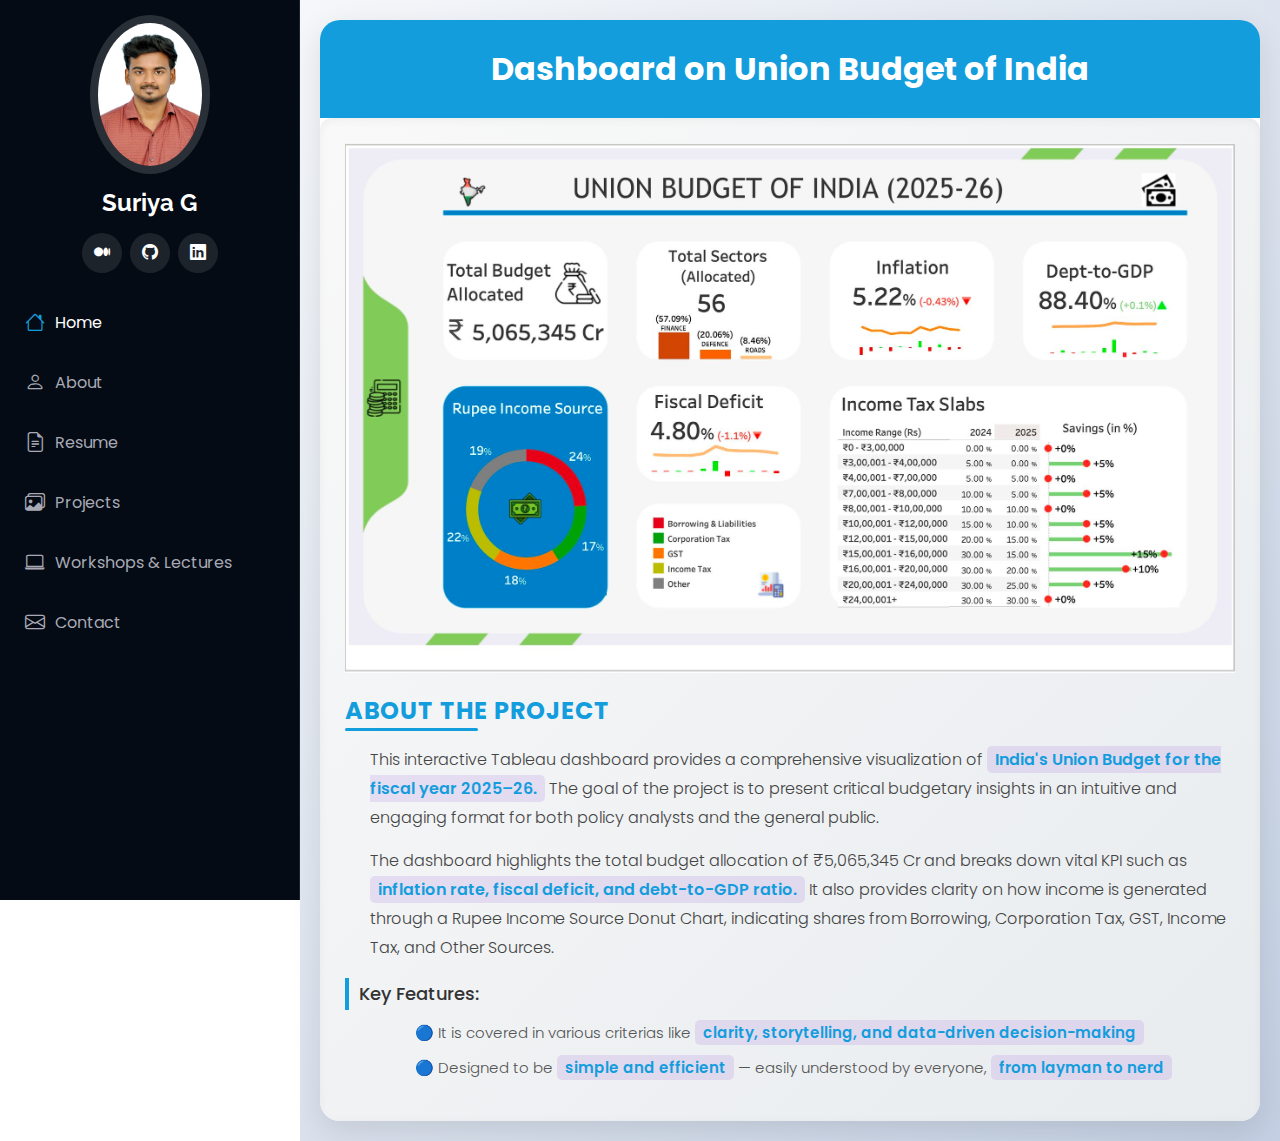
<file: project-4.html>
<!DOCTYPE html>
<html lang="en">

<head>
  <meta charset="utf-8">
  <meta content="width=device-width, initial-scale=1.0" name="viewport">
  <title>Dashboard on Union Budget of India</title>
  <meta content="" name="description">
  <meta content="" name="keywords">

  <!-- Favicons -->
  <link href="assets/img/front.png" rel="icon">
  <link href="assets/img/front.png" rel="apple-touch-icon">

  <!-- Fonts -->
  <link href="https://fonts.googleapis.com" rel="preconnect">
  <link href="https://fonts.gstatic.com" rel="preconnect" crossorigin>
  <link href="https://fonts.googleapis.com/css2?family=Roboto:ital,wght@0,100;0,300;0,400;0,500;0,700;0,900;1,100;1,300;1,400;1,500;1,700;1,900&family=Poppins:ital,wght@0,100;0,200;0,300;0,400;0,500;0,600;0,700;0,800;0,900;1,100;1,200;1,300;1,400;1,500;1,600;1,700;1,800;1,900&family=Raleway:ital,wght@0,100;0,200;0,300;0,400;0,500;0,600;0,700;0,800;0,900;1,100;1,200;1,300;1,400;1,500;1,600;1,700;1,800;1,900&display=swap" rel="stylesheet">

  <!-- Vendor CSS Files -->
  <link href="assets/vendor/bootstrap/css/bootstrap.min.css" rel="stylesheet">
  <link href="assets/vendor/bootstrap-icons/bootstrap-icons.css" rel="stylesheet">
  <link href="assets/vendor/aos/aos.css" rel="stylesheet">
  <link href="assets/vendor/glightbox/css/glightbox.min.css" rel="stylesheet">
  <link href="assets/vendor/swiper/swiper-bundle.min.css" rel="stylesheet">

  <!-- Main CSS File -->
  <link href="assets/css/main.css" rel="stylesheet">

  <style>
    /* Custom styles for the main section */
    .main {
      margin-left: 250px; /* Matches sidebar width */
      min-height: 100vh; /* Full viewport height */
      background: linear-gradient(135deg, #f5f7fa 0%, #c3cfe2 100%);
      display: flex;
      align-items: center;
      justify-content: center;
      padding: 20px;
    }
    .portfolio-container {
      width: 100%;
      max-width: 1200px; /* Extended width */
      min-height: calc(100vh - 40px); /* Full height minus padding */
      background: #fff;
      border-radius: 20px;
      box-shadow: 0 10px 30px rgba(0, 0, 0, 0.1);
      overflow: hidden;
      display: flex;
      flex-direction: column;
    }
    .portfolio-header {
      text-align: center;
      padding: 30px;
      background: #149ddd;
      color: #fff;
      position: relative;
    }
    .portfolio-header h1 {
      margin: 0;
      font-size: 32px;
      font-weight: 700;
      font-family: 'Poppins', sans-serif;
      color: #fff;
    }
    .portfolio-header::after {
      content: '';
      position: absolute;
      bottom: -10px;
      left: 50%;
      transform: translateX(-50%);
      width: 60px;
      height: 6px;
      background: #fff;
      border-radius: 5px;
    }
    .portfolio-content {
      padding: 30px;
      flex: 1; /* Allows content to expand */
      display: flex;
      flex-direction: column;
    }
    .top-section {
      display: flex;
      flex-wrap: wrap;
      gap: 30px;
      margin-bottom: 30px;
    }
    .portfolio-slider {
      flex: 1;
      min-width: 350px;
    }
    .swiper-slide {
  position: relative; /* Needed for absolute positioning of text */
  display: flex; /* Ensure proper alignment */
  justify-content: center; /* Center horizontally */
  align-items: center; /* Center vertically */
}

.swiper-slide a.image-link {
  display: block; /* Ensures the entire slide area is clickable */
  width: 100%;
  height: 100%;
  text-decoration: none; /* Removes underline from link */
  position: relative; /* For positioning the text overlay */
}

.swiper-slide img {
  width: 100%;
  height: 250px; /* Existing height */
  object-fit: cover;
  border-radius: 15px;
  transition: transform 0.3s ease, opacity 0.3s ease; /* Existing transitions */
}

.swiper-slide a:hover img {
  transform: scale(1.05); /* Existing hover effect */
  opacity: 0.8; /* Slightly dim image to highlight text */
}

.swiper-slide .demo-text {
  position: absolute;
  top: 50%;
  left: 50%;
  transform: translate(-50%, -50%); /* Center precisely */
  color: #fff; /* White text for contrast */
  font-family: 'Poppins', sans-serif;
  font-size: 18px;
  font-weight: 500;
  background: #149ddd; /* Semi-transparent purple background */
  padding: 8px 16px;
  border-radius: 8px;
  opacity: 0; /* Hidden by default */
  transition: opacity 0.3s ease; /* Smooth fade-in */
  pointer-events: none; /* Prevents text from interfering with click */
  z-index: 10; /* Ensures text is above image */
  text-align: center; /* Ensures text itself is centered */
  white-space: nowrap; /* Prevents text wrapping */
}

.swiper-slide a:hover .demo-text {
  opacity: 1; /* Show text on hover */
}
    .swiper-pagination-bullet-active {
      background: #149ddd;
    }
    .portfolio-info {
      flex: 1;
      min-width: 350px;
      background: #f9f9f9;
      padding: 20px;
      border-radius: 10px;
    }
    .portfolio-info h3 {
      font-size: 22px;
      color: #149ddd;
      margin-bottom: 15px;
      font-family: 'Poppins', sans-serif;
    }
    .portfolio-info ul {
      list-style: none;
      padding: 0;
    }
    .portfolio-info li {
      margin-bottom: 12px;
      font-size: 16px;
    }
    .portfolio-info a {
      color: #149ddd;
      text-decoration: none;
      font-weight: 500;
    }
    .portfolio-info a:hover {
      text-decoration: underline;
    }
    .portfolio-description {
  background: linear-gradient(135deg, #f9f9f9 0%, #e8ecef 100%); /* Subtle gradient */
  padding: 25px;
  border-radius: 12px;
  width: 100%; /* Full width */
  box-shadow: inset 0 2px 10px rgba(0, 0, 0, 0.05); /* Inner shadow for depth */
  position: relative;
  overflow: hidden;
}

.portfolio-description h2 {
  font-size: 24px;
  color: #149ddd; /* Vibrant color to match theme */
  margin-bottom: 20px;
  font-family: 'Poppins', sans-serif;
  font-weight: 700;
  letter-spacing: 1px;
  text-transform: uppercase;
  position: relative;
  display: inline-block;
}

.portfolio-description h2::after {
  content: '';
  position: absolute;
  bottom: -5px;
  left: 0;
  width: 50%;
  height: 3px;
  background: #149ddd;
  border-radius: 2px;
  transition: width 0.3s ease;
}

.portfolio-description h2:hover::after {
  width: 100%; /* Expands underline on hover */
}

.portfolio-description ul {
  list-style: none;
  padding-left: 0;
  margin: 0;
}

.portfolio-description > ul > li {
  position: relative;
  padding-left: 25px;
  font-size: 16px;
  line-height: 1.8;
  color: #444;
  font-family: 'Poppins', sans-serif;
  font-weight: 300;
  margin-bottom: 15px;
}

.portfolio-description > ul > li::before {
  content: '\f00c'; /* Checkmark icon from Bootstrap Icons */
  font-family: 'Bootstrap-icons'; /* Adjust if using a different icon set */
  color: #149ddd;
  position: absolute;
  left: 0;
  top: 2px;
  font-size: 14px;
}

.portfolio-description .highlight {
  font-weight: 600;
  color: #149ddd;
  background: rgba(106, 17, 203, 0.1); /* Light background highlight */
  padding: 2px 8px;
  border-radius: 5px;
  transition: background 0.3s ease;
}

.portfolio-description .highlight:hover {
  background: rgba(106, 17, 203, 0.2); /* Slightly darker on hover */
}

.portfolio-description .key-features {
  display: block;
  font-size: 18px;
  font-weight: 500;
  color: #333;
  margin: 10px 0 10px -25px; /* Offset to align with parent li */
  font-family: 'Poppins', sans-serif;
  border-left: 4px solid #149ddd;
  padding-left: 10px;
}

.portfolio-description ul ul {
  padding-left: 20px;
  margin-top: 10px;
}

.portfolio-description ul ul li {
  position: relative;
  padding-left: 25px;
  font-size: 15px;
  line-height: 1.7;
  color: #555;
  margin-bottom: 10px;
}

.portfolio-description ul ul li::before {
  content: '\f00c'; /* Checkmark icon */
  font-family: 'Bootstrap-icons';
  color: #149ddd;
  position: absolute;
  left: 0;
  top: 2px;
  font-size: 14px;
}

.portfolio-description .feature-bold {
  font-weight: 600;
  color: #2c3e50; /* Darker shade for emphasis */
  transition: color 0.3s ease;
}

.portfolio-description .feature-bold:hover {
  color: #149ddd; /* Changes color on hover */
}
  </style>
</head>

<body class="index-page">

  <header id="header" class="header dark-background d-flex flex-column">
    <i class="header-toggle d-xl-none bi bi-list"></i>

    <div class="profile-img">
      <img src="assets/img/PP.JPEG" alt="" class="img-fluid rounded-circle">
    </div>

    <a href="index.html" class="logo d-flex align-items-center justify-content-center">
      <h1 class="sitename">Suriya G</h1>
    </a>

    <div class="social-links text-center">
      <a href="https://medium.com/@suriyagurumoorthi" target="_blank" rel="noopener noreferrer" class="medium"><i class="bi bi-medium"></i></a>
      <a href="https://github.com/Suriya-Gurumoorthi" target="_blank" rel="noopener noreferrer" class="github"><i class="bi bi-github"></i></a>
      <a href="https://www.linkedin.com/in/suriyagurumoorthi/" target="_blank" rel="noopener noreferrer" class="linkedin"><i class="bi bi-linkedin"></i></a>
    </div>

    <nav id="navmenu" class="navmenu">
      <ul>
        <li><a href="index.html#hero" class="active"><i class="bi bi-house navicon"></i>Home</a></li>
        <li><a href="index.html#about"><i class="bi bi-person navicon"></i> About</a></li>
        <li><a href="index.html#resume"><i class="bi bi-file-earmark-text navicon"></i> Resume</a></li>
        <li><a href="index.html#portfolio"><i class="bi bi-images navicon"></i> Projects</a></li>
        <li><a href="index.html#workshop"><i class="bi bi-laptop navicon"></i> Workshops & Lectures</a></li>
        <li><a href="index.html#contact"><i class="bi bi-envelope navicon"></i> Contact</a></li>
      </ul>
    </nav>
  </header>

  <main class="main">
    <div class="portfolio-container">
      <div class="portfolio-header">
        <h1>Dashboard on Union Budget of India</h1>
      </div>
     
        <div class="portfolio-description">
          <img src="assets/img/portfolio/Project-4.jpeg" alt="Slide 1" style="width: 100%; height: auto;"><br><br>
          <h2>About the Project</h2>

          <ul>
            <li>This interactive Tableau dashboard provides a comprehensive visualization of <span class="highlight">India's Union Budget for the fiscal year 2025–26.</span> The goal of the project is to present critical budgetary insights in an intuitive and engaging format for both policy analysts and the general public.</li> 
            <li>The dashboard highlights the total budget allocation of ₹5,065,345 Cr and breaks down vital KPI such as <span class="highlight">inflation rate, fiscal deficit, and debt-to-GDP ratio.</span> It also provides clarity on how income is generated through a Rupee Income Source Donut Chart, indicating shares from Borrowing, Corporation Tax, GST, Income Tax, and Other Sources.</li>
            <li><span class="key-features">Key Features:</span>
              <ul>
                <li>🔵 It is covered in various criterias like <span class="highlight">clarity, storytelling, and data-driven decision-making</span></li>
                <li>🔵 Designed to be <span class="highlight">simple and efficient</span> — easily understood by everyone, <span class="highlight">from layman to nerd</span></li>
              </ul>
            </li>
          </ul>
          
        </div>
      </div>
    </div>
  </main>

  <!-- Scroll Top -->
  <a href="#" id="scroll-top" class="scroll-top d-flex align-items-center justify-content-center"><i class="bi bi-arrow-up-short"></i></a>

  <!-- Preloader -->
  <div id="preloader"></div>

  <!-- Vendor JS Files -->
  <script src="assets/vendor/bootstrap/js/bootstrap.bundle.min.js"></script>
  <script src="assets/vendor/php-email-form/validate.js"></script>
  <script src="assets/vendor/aos/aos.js"></script>
  <script src="assets/vendor/typed.js/typed.umd.js"></script>
  <script src="assets/vendor/purecounter/purecounter_vanilla.js"></script>
  <script src="assets/vendor/waypoints/noframework.waypoints.js"></script>
  <script src="assets/vendor/glightbox/js/glightbox.min.js"></script>
  <script src="assets/vendor/imagesloaded/imagesloaded.pkgd.min.js"></script>
  <script src="assets/vendor/isotope-layout/isotope.pkgd.min.js"></script>
  <script src="assets/vendor/swiper/swiper-bundle.min.js"></script>

  <!-- Main JS File -->
  <script src="assets/js/main.js"></script>

  <!-- Swiper Initialization -->
  <script>
    var swiper = new Swiper('.swiper', {
      loop: true,
      speed: 600,
      autoplay: {
        delay: 5000,
      },
      slidesPerView: 1,
      pagination: {
        el: '.swiper-pagination',
        clickable: true,
      },
    });
  </script>
</body>

</html>
</file>
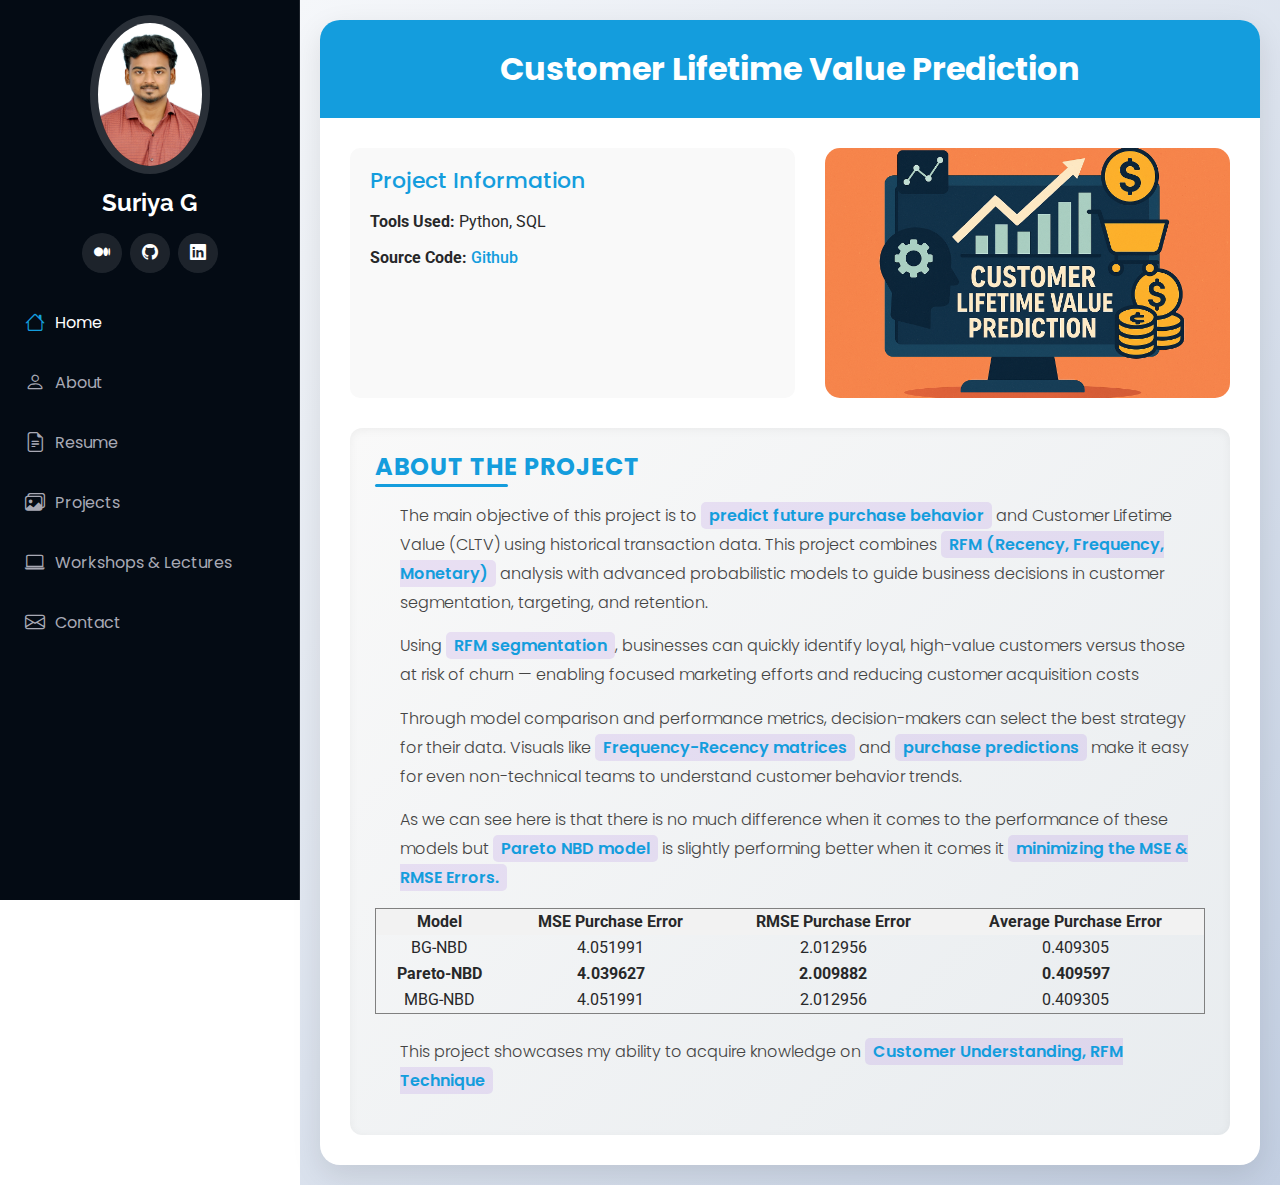
<file: project-5.html>
<!DOCTYPE html>
<html lang="en">

<head>
  <meta charset="utf-8">
  <meta content="width=device-width, initial-scale=1.0" name="viewport">
  <title>Customer Lifetime Value Prediction</title>
  <meta content="" name="description">
  <meta content="" name="keywords">

  <!-- Favicons -->
  <link href="assets/img/front.png" rel="icon">
  <link href="assets/img/front.png" rel="apple-touch-icon">

  <!-- Fonts -->
  <link href="https://fonts.googleapis.com" rel="preconnect">
  <link href="https://fonts.gstatic.com" rel="preconnect" crossorigin>
  <link href="https://fonts.googleapis.com/css2?family=Roboto:ital,wght@0,100;0,300;0,400;0,500;0,700;0,900;1,100;1,300;1,400;1,500;1,700;1,900&family=Poppins:ital,wght@0,100;0,200;0,300;0,400;0,500;0,600;0,700;0,800;0,900;1,100;1,200;1,300;1,400;1,500;1,600;1,700;1,800;1,900&family=Raleway:ital,wght@0,100;0,200;0,300;0,400;0,500;0,600;0,700;0,800;0,900;1,100;1,200;1,300;1,400;1,500;1,600;1,700;1,800;1,900&display=swap" rel="stylesheet">

  <!-- Vendor CSS Files -->
  <link href="assets/vendor/bootstrap/css/bootstrap.min.css" rel="stylesheet">
  <link href="assets/vendor/bootstrap-icons/bootstrap-icons.css" rel="stylesheet">
  <link href="assets/vendor/aos/aos.css" rel="stylesheet">
  <link href="assets/vendor/glightbox/css/glightbox.min.css" rel="stylesheet">
  <link href="assets/vendor/swiper/swiper-bundle.min.css" rel="stylesheet">

  <!-- Main CSS File -->
  <link href="assets/css/main.css" rel="stylesheet">

  <style>
    /* Custom styles for the main section */
    .main {
      margin-left: 250px; /* Matches sidebar width */
      min-height: 100vh; /* Full viewport height */
      background: linear-gradient(135deg, #f5f7fa 0%, #c3cfe2 100%);
      display: flex;
      align-items: center;
      justify-content: center;
      padding: 20px;
    }
    .portfolio-container {
      width: 100%;
      max-width: 1200px; /* Extended width */
      min-height: calc(100vh - 40px); /* Full height minus padding */
      background: #fff;
      border-radius: 20px;
      box-shadow: 0 10px 30px rgba(0, 0, 0, 0.1);
      overflow: hidden;
      display: flex;
      flex-direction: column;
    }
    .portfolio-header {
      text-align: center;
      padding: 30px;
      background: #149ddd;
      color: #fff;
      position: relative;
    }
    .portfolio-header h1 {
      margin: 0;
      font-size: 32px;
      font-weight: 700;
      font-family: 'Poppins', sans-serif;
      color: #fff;
    }
    .portfolio-header::after {
      content: '';
      position: absolute;
      bottom: -10px;
      left: 50%;
      transform: translateX(-50%);
      width: 60px;
      height: 6px;
      background: #fff;
      border-radius: 5px;
    }
    .portfolio-content {
      padding: 30px;
      flex: 1; /* Allows content to expand */
      display: flex;
      flex-direction: column;
    }
    .top-section {
      display: flex;
      flex-wrap: wrap;
      gap: 30px;
      margin-bottom: 30px;
    }
    .portfolio-slider {
      flex: 1;
      min-width: 350px;
    }
    .swiper-slide {
  position: relative; /* Needed for absolute positioning of text */
  display: flex; /* Ensure proper alignment */
  justify-content: center; /* Center horizontally */
  align-items: center; /* Center vertically */
}

.swiper-slide a.image-link {
  display: block; /* Ensures the entire slide area is clickable */
  width: 100%;
  height: 100%;
  text-decoration: none; /* Removes underline from link */
  position: relative; /* For positioning the text overlay */
}

.swiper-slide img {
  width: 100%;
  height: 250px; /* Existing height */
  object-fit: cover;
  border-radius: 15px;
  transition: transform 0.3s ease, opacity 0.3s ease; /* Existing transitions */
}

.swiper-slide a:hover img {
  transform: scale(1.05); /* Existing hover effect */
  opacity: 0.8; /* Slightly dim image to highlight text */
}

.swiper-slide .demo-text {
  position: absolute;
  top: 50%;
  left: 50%;
  transform: translate(-50%, -50%); /* Center precisely */
  color: #fff; /* White text for contrast */
  font-family: 'Poppins', sans-serif;
  font-size: 18px;
  font-weight: 500;
  background: #149ddd; /* Semi-transparent purple background */
  padding: 8px 16px;
  border-radius: 8px;
  opacity: 0; /* Hidden by default */
  transition: opacity 0.3s ease; /* Smooth fade-in */
  pointer-events: none; /* Prevents text from interfering with click */
  z-index: 10; /* Ensures text is above image */
  text-align: center; /* Ensures text itself is centered */
  white-space: nowrap; /* Prevents text wrapping */
}

.swiper-slide a:hover .demo-text {
  opacity: 1; /* Show text on hover */
}
    .swiper-pagination-bullet-active {
      background: #149ddd;
    }
    .portfolio-info {
      flex: 1;
      min-width: 350px;
      background: #f9f9f9;
      padding: 20px;
      border-radius: 10px;
    }
    .portfolio-info h3 {
      font-size: 22px;
      color: #149ddd;
      margin-bottom: 15px;
      font-family: 'Poppins', sans-serif;
    }
    .portfolio-info ul {
      list-style: none;
      padding: 0;
    }
    .portfolio-info li {
      margin-bottom: 12px;
      font-size: 16px;
    }
    .portfolio-info a {
      color: #149ddd;
      text-decoration: none;
      font-weight: 500;
    }
    .portfolio-info a:hover {
      text-decoration: underline;
    }
    .portfolio-description {
  background: linear-gradient(135deg, #f9f9f9 0%, #e8ecef 100%); /* Subtle gradient */
  padding: 25px;
  border-radius: 12px;
  width: 100%; /* Full width */
  box-shadow: inset 0 2px 10px rgba(0, 0, 0, 0.05); /* Inner shadow for depth */
  position: relative;
  overflow: hidden;
}

.portfolio-description h2 {
  font-size: 24px;
  color: #149ddd; /* Vibrant color to match theme */
  margin-bottom: 20px;
  font-family: 'Poppins', sans-serif;
  font-weight: 700;
  letter-spacing: 1px;
  text-transform: uppercase;
  position: relative;
  display: inline-block;
}

.portfolio-description h2::after {
  content: '';
  position: absolute;
  bottom: -5px;
  left: 0;
  width: 50%;
  height: 3px;
  background: #149ddd;
  border-radius: 2px;
  transition: width 0.3s ease;
}

.portfolio-description h2:hover::after {
  width: 100%; /* Expands underline on hover */
}

.portfolio-description ul {
  list-style: none;
  padding-left: 0;
  margin: 0;
}

.portfolio-description > ul > li {
  position: relative;
  padding-left: 25px;
  font-size: 16px;
  line-height: 1.8;
  color: #444;
  font-family: 'Poppins', sans-serif;
  font-weight: 300;
  margin-bottom: 15px;
}

.portfolio-description > ul > li::before {
  content: '\f00c'; /* Checkmark icon from Bootstrap Icons */
  font-family: 'Bootstrap-icons'; /* Adjust if using a different icon set */
  color: #149ddd;
  position: absolute;
  left: 0;
  top: 2px;
  font-size: 14px;
}

.portfolio-description .highlight {
  font-weight: 600;
  color: #149ddd;
  background: rgba(106, 17, 203, 0.1); /* Light background highlight */
  padding: 2px 8px;
  border-radius: 5px;
  transition: background 0.3s ease;
}

.portfolio-description .highlight:hover {
  background: rgba(106, 17, 203, 0.2); /* Slightly darker on hover */
}

.portfolio-description .key-features {
  display: block;
  font-size: 18px;
  font-weight: 500;
  color: #333;
  margin: 10px 0 10px -25px; /* Offset to align with parent li */
  font-family: 'Poppins', sans-serif;
  border-left: 4px solid #149ddd;
  padding-left: 10px;
}

.portfolio-description ul ul {
  padding-left: 20px;
  margin-top: 10px;
}

.portfolio-description ul ul li {
  position: relative;
  padding-left: 25px;
  font-size: 15px;
  line-height: 1.7;
  color: #555;
  margin-bottom: 10px;
}

.portfolio-description ul ul li::before {
  content: '\f00c'; /* Checkmark icon */
  font-family: 'Bootstrap-icons';
  color: #149ddd;
  position: absolute;
  left: 0;
  top: 2px;
  font-size: 14px;
}

.portfolio-description .feature-bold {
  font-weight: 600;
  color: #2c3e50; /* Darker shade for emphasis */
  transition: color 0.3s ease;
}

.portfolio-description .feature-bold:hover {
  color: #149ddd; /* Changes color on hover */
}
  </style>
</head>

<body class="index-page">

  <header id="header" class="header dark-background d-flex flex-column">
    <i class="header-toggle d-xl-none bi bi-list"></i>

    <div class="profile-img">
      <img src="assets/img/PP.JPEG" alt="" class="img-fluid rounded-circle">
    </div>

    <a href="index.html" class="logo d-flex align-items-center justify-content-center">
      <h1 class="sitename">Suriya G</h1>
    </a>

    <div class="social-links text-center">
      <a href="https://medium.com/@suriyagurumoorthi" target="_blank" rel="noopener noreferrer" class="medium"><i class="bi bi-medium"></i></a>
      <a href="https://github.com/Suriya-Gurumoorthi" target="_blank" rel="noopener noreferrer" class="github"><i class="bi bi-github"></i></a>
      <a href="https://www.linkedin.com/in/suriyagurumoorthi/" target="_blank" rel="noopener noreferrer" class="linkedin"><i class="bi bi-linkedin"></i></a>
    </div>

    <nav id="navmenu" class="navmenu">
      <ul>
        <li><a href="index.html#hero" class="active"><i class="bi bi-house navicon"></i>Home</a></li>
        <li><a href="index.html#about"><i class="bi bi-person navicon"></i> About</a></li>
        <li><a href="index.html#resume"><i class="bi bi-file-earmark-text navicon"></i> Resume</a></li>
        <li><a href="index.html#portfolio"><i class="bi bi-images navicon"></i> Projects</a></li>
        <li><a href="index.html#workshop"><i class="bi bi-laptop navicon"></i> Workshops & Lectures</a></li>
        <li><a href="index.html#contact"><i class="bi bi-envelope navicon"></i> Contact</a></li>
      </ul>
    </nav>
  </header>

  <main class="main">
    <div class="portfolio-container">
      <div class="portfolio-header">
        <h1>Customer Lifetime Value Prediction</h1>
      </div>
      <div class="portfolio-content">
        <div class="top-section">
          <div class="portfolio-info">
            <h3>Project Information</h3>
            <ul>
              <li><strong>Tools Used:</strong> Python, SQL</li>
              <li><strong>Source Code:</strong> <a href="https://github.com/Suriya-Gurumoorthi/CustomerLifeTimeValuePrediction/" target="_blank" rel="noopener noreferrer">Github</a></li>
            </ul>
          </div>
          <div class="portfolio-slider">
            <div class="swiper">
              <div class="swiper-wrapper">
                <div class="swiper-slide">
                  <a href="https://github.com/Suriya-Gurumoorthi/CustomerLifeTimeValuePrediction/" target="_blank" rel="noopener noreferrer" class="image-link">
                    <img src="assets/img/portfolio/Project-5.png" alt="Slide 1">
                    <span class="demo-text">Click for Source Code</span>
                  </a>
                </div>
              </div>
              <div class="swiper-pagination"></div>
            </div>
          </div>
        </div>
        <div class="portfolio-description">
          <h2>About the Project</h2>
          <ul>
            <li>The main objective of this project is to <span class="highlight">predict future purchase behavior</span> and Customer Lifetime Value (CLTV) using historical transaction data. This project combines <span class="highlight">RFM (Recency, Frequency, Monetary)</span> analysis with advanced probabilistic models to guide business decisions in customer segmentation, targeting, and retention.</li> 
            <li>Using <span class="highlight">RFM segmentation</span>, businesses can quickly identify loyal, high-value customers versus those at risk of churn — enabling focused marketing efforts and reducing customer acquisition costs</li>
            <li>Through model comparison and performance metrics, decision-makers can select the best strategy for their data. Visuals like <span class="highlight">Frequency-Recency matrices</span> and <span class="highlight">purchase predictions</span> make it easy for even non-technical teams to understand customer behavior trends.</li>
            <li>As we can see here is that there is no much difference when it comes to the performance of these models but <span class="highlight">Pareto NBD model</span> is slightly performing better when it comes it <span class="highlight">minimizing the MSE & RMSE Errors.</span></li>
            <table border="1" style="border-collapse: collapse; width: 100%; text-align: center;">
              <thead style="background-color: #f2f2f2;">
                <tr>
                  <th>Model</th>
                  <th>MSE Purchase Error</th>
                  <th>RMSE Purchase Error</th>
                  <th>Average Purchase Error</th>
                </tr>
              </thead>
              <tbody>
                <tr>
                  <td>BG-NBD</td>
                  <td>4.051991</td>
                  <td>2.012956</td>
                  <td>0.409305</td>
                </tr>
                <tr>
                  <td><b>Pareto-NBD</td>
                  <td><b>4.039627</b></td>
                  <td><b>2.009882</b></td>
                  <td><b>0.409597</b></td>
                </tr>
                <tr>
                  <td>MBG-NBD</td>
                  <td>4.051991</td>
                  <td>2.012956</td>
                  <td>0.409305</td>
                </tr>
              </tbody>
            </table>
            <br>
            
            <li>This project showcases my ability to acquire knowledge on <span class="highlight">Customer Understanding, RFM Technique</span></li>
          </ul>
        </div>
      </div>
    </div>
  </main>

  <!-- Scroll Top -->
  <a href="#" id="scroll-top" class="scroll-top d-flex align-items-center justify-content-center"><i class="bi bi-arrow-up-short"></i></a>

  <!-- Preloader -->
  <div id="preloader"></div>

  <!-- Vendor JS Files -->
  <script src="assets/vendor/bootstrap/js/bootstrap.bundle.min.js"></script>
  <script src="assets/vendor/php-email-form/validate.js"></script>
  <script src="assets/vendor/aos/aos.js"></script>
  <script src="assets/vendor/typed.js/typed.umd.js"></script>
  <script src="assets/vendor/purecounter/purecounter_vanilla.js"></script>
  <script src="assets/vendor/waypoints/noframework.waypoints.js"></script>
  <script src="assets/vendor/glightbox/js/glightbox.min.js"></script>
  <script src="assets/vendor/imagesloaded/imagesloaded.pkgd.min.js"></script>
  <script src="assets/vendor/isotope-layout/isotope.pkgd.min.js"></script>
  <script src="assets/vendor/swiper/swiper-bundle.min.js"></script>

  <!-- Main JS File -->
  <script src="assets/js/main.js"></script>

  <!-- Swiper Initialization -->
  <script>
    var swiper = new Swiper('.swiper', {
      loop: true,
      speed: 600,
      autoplay: {
        delay: 5000,
      },
      slidesPerView: 1,
      pagination: {
        el: '.swiper-pagination',
        clickable: true,
      },
    });
  </script>
</body>

</html>
</file>
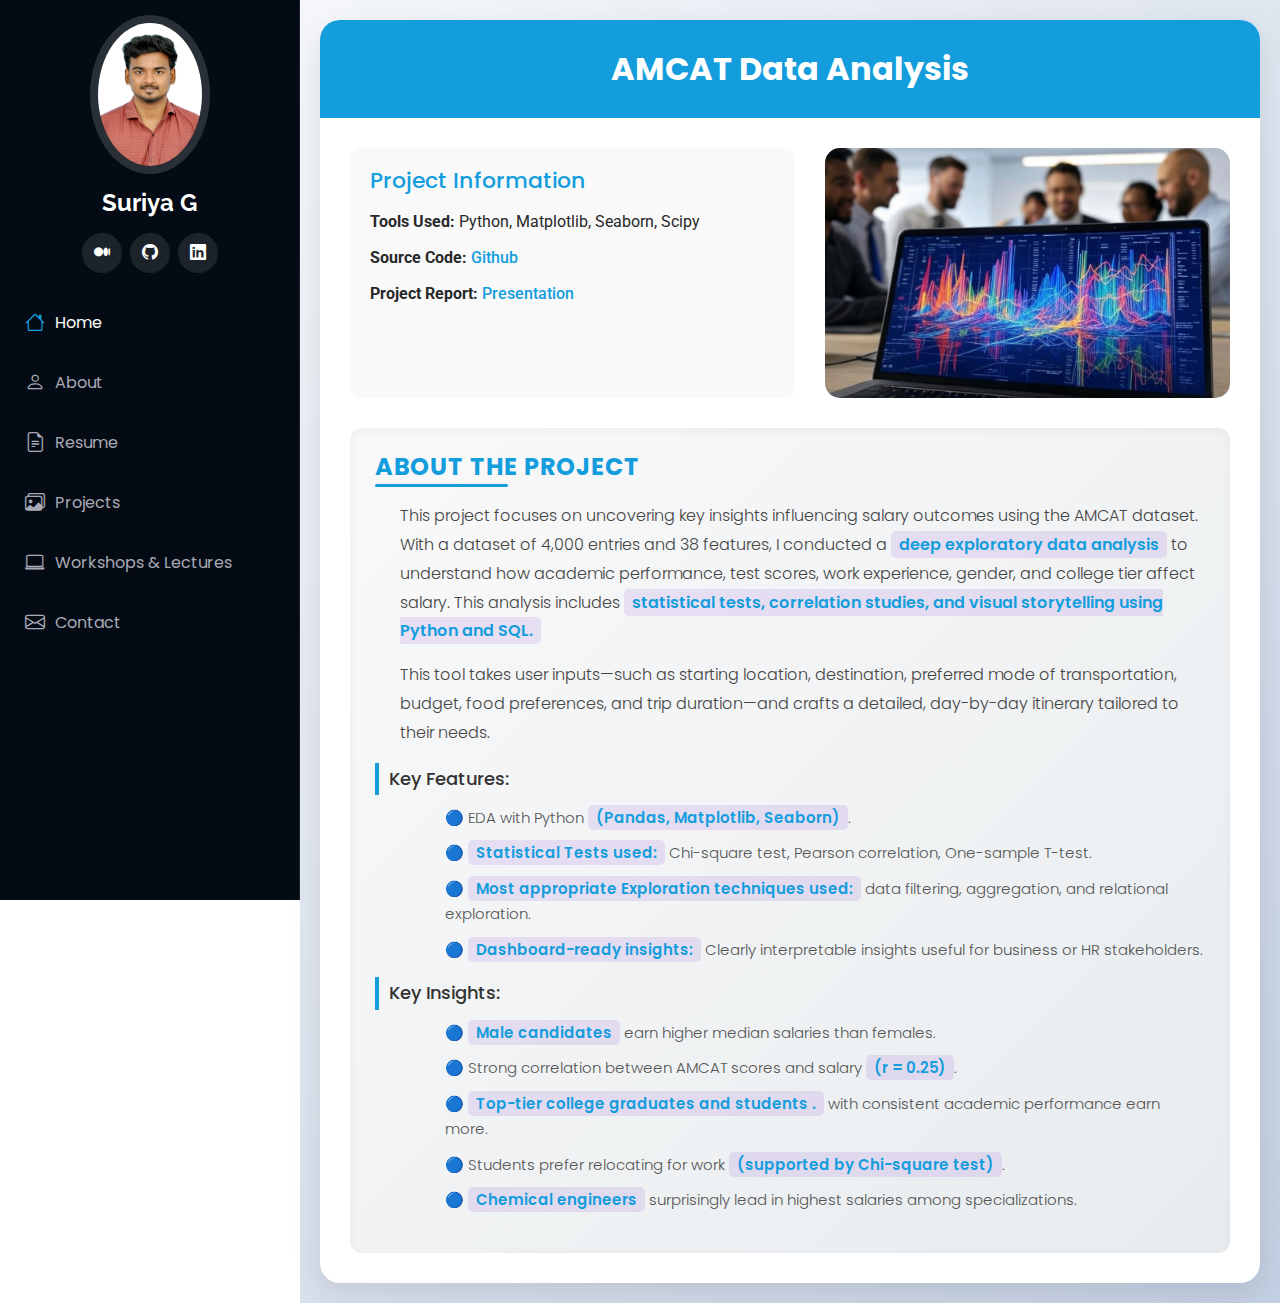
<file: project-6.html>
<!DOCTYPE html>
<html lang="en">

<head>
  <meta charset="utf-8">
  <meta content="width=device-width, initial-scale=1.0" name="viewport">
  <title>AMCAT Data Analysis</title>
  <meta content="" name="description">
  <meta content="" name="keywords">

  <!-- Favicons -->
  <link href="assets/img/front.png" rel="icon">
  <link href="assets/img/front.png" rel="apple-touch-icon">

  <!-- Fonts -->
  <link href="https://fonts.googleapis.com" rel="preconnect">
  <link href="https://fonts.gstatic.com" rel="preconnect" crossorigin>
  <link href="https://fonts.googleapis.com/css2?family=Roboto:ital,wght@0,100;0,300;0,400;0,500;0,700;0,900;1,100;1,300;1,400;1,500;1,700;1,900&family=Poppins:ital,wght@0,100;0,200;0,300;0,400;0,500;0,600;0,700;0,800;0,900;1,100;1,200;1,300;1,400;1,500;1,600;1,700;1,800;1,900&family=Raleway:ital,wght@0,100;0,200;0,300;0,400;0,500;0,600;0,700;0,800;0,900;1,100;1,200;1,300;1,400;1,500;1,600;1,700;1,800;1,900&display=swap" rel="stylesheet">

  <!-- Vendor CSS Files -->
  <link href="assets/vendor/bootstrap/css/bootstrap.min.css" rel="stylesheet">
  <link href="assets/vendor/bootstrap-icons/bootstrap-icons.css" rel="stylesheet">
  <link href="assets/vendor/aos/aos.css" rel="stylesheet">
  <link href="assets/vendor/glightbox/css/glightbox.min.css" rel="stylesheet">
  <link href="assets/vendor/swiper/swiper-bundle.min.css" rel="stylesheet">

  <!-- Main CSS File -->
  <link href="assets/css/main.css" rel="stylesheet">

  <style>
    /* Custom styles for the main section */
    .main {
      margin-left: 250px; /* Matches sidebar width */
      min-height: 100vh; /* Full viewport height */
      background: linear-gradient(135deg, #f5f7fa 0%, #c3cfe2 100%);
      display: flex;
      align-items: center;
      justify-content: center;
      padding: 20px;
    }
    .portfolio-container {
      width: 100%;
      max-width: 1200px; /* Extended width */
      min-height: calc(100vh - 40px); /* Full height minus padding */
      background: #fff;
      border-radius: 20px;
      box-shadow: 0 10px 30px rgba(0, 0, 0, 0.1);
      overflow: hidden;
      display: flex;
      flex-direction: column;
    }
    .portfolio-header {
      text-align: center;
      padding: 30px;
      background: #149ddd;
      color: #fff;
      position: relative;
    }
    .portfolio-header h1 {
      margin: 0;
      font-size: 32px;
      font-weight: 700;
      font-family: 'Poppins', sans-serif;
      color: #fff;
    }
    .portfolio-header::after {
      content: '';
      position: absolute;
      bottom: -10px;
      left: 50%;
      transform: translateX(-50%);
      width: 60px;
      height: 6px;
      background: #fff;
      border-radius: 5px;
    }
    .portfolio-content {
      padding: 30px;
      flex: 1; /* Allows content to expand */
      display: flex;
      flex-direction: column;
    }
    .top-section {
      display: flex;
      flex-wrap: wrap;
      gap: 30px;
      margin-bottom: 30px;
    }
    .portfolio-slider {
      flex: 1;
      min-width: 350px;
    }
    .swiper-slide {
  position: relative; /* Needed for absolute positioning of text */
  display: flex; /* Ensure proper alignment */
  justify-content: center; /* Center horizontally */
  align-items: center; /* Center vertically */
}

.swiper-slide a.image-link {
  display: block; /* Ensures the entire slide area is clickable */
  width: 100%;
  height: 100%;
  text-decoration: none; /* Removes underline from link */
  position: relative; /* For positioning the text overlay */
}

.swiper-slide img {
  width: 100%;
  height: 250px; /* Existing height */
  object-fit: cover;
  border-radius: 15px;
  transition: transform 0.3s ease, opacity 0.3s ease; /* Existing transitions */
}

.swiper-slide a:hover img {
  transform: scale(1.05); /* Existing hover effect */
  opacity: 0.8; /* Slightly dim image to highlight text */
}

.swiper-slide .demo-text {
  position: absolute;
  top: 50%;
  left: 50%;
  transform: translate(-50%, -50%); /* Center precisely */
  color: #fff; /* White text for contrast */
  font-family: 'Poppins', sans-serif;
  font-size: 18px;
  font-weight: 500;
  background: #149ddd; /* Semi-transparent purple background */
  padding: 8px 16px;
  border-radius: 8px;
  opacity: 0; /* Hidden by default */
  transition: opacity 0.3s ease; /* Smooth fade-in */
  pointer-events: none; /* Prevents text from interfering with click */
  z-index: 10; /* Ensures text is above image */
  text-align: center; /* Ensures text itself is centered */
  white-space: nowrap; /* Prevents text wrapping */
}

.swiper-slide a:hover .demo-text {
  opacity: 1; /* Show text on hover */
}
    .swiper-pagination-bullet-active {
      background: #149ddd;
    }
    .portfolio-info {
      flex: 1;
      min-width: 350px;
      background: #f9f9f9;
      padding: 20px;
      border-radius: 10px;
    }
    .portfolio-info h3 {
      font-size: 22px;
      color: #149ddd;
      margin-bottom: 15px;
      font-family: 'Poppins', sans-serif;
    }
    .portfolio-info ul {
      list-style: none;
      padding: 0;
    }
    .portfolio-info li {
      margin-bottom: 12px;
      font-size: 16px;
    }
    .portfolio-info a {
      color: #149ddd;
      text-decoration: none;
      font-weight: 500;
    }
    .portfolio-info a:hover {
      text-decoration: underline;
    }
    .portfolio-description {
  background: linear-gradient(135deg, #f9f9f9 0%, #e8ecef 100%); /* Subtle gradient */
  padding: 25px;
  border-radius: 12px;
  width: 100%; /* Full width */
  box-shadow: inset 0 2px 10px rgba(0, 0, 0, 0.05); /* Inner shadow for depth */
  position: relative;
  overflow: hidden;
}

.portfolio-description h2 {
  font-size: 24px;
  color: #149ddd; /* Vibrant color to match theme */
  margin-bottom: 20px;
  font-family: 'Poppins', sans-serif;
  font-weight: 700;
  letter-spacing: 1px;
  text-transform: uppercase;
  position: relative;
  display: inline-block;
}

.portfolio-description h2::after {
  content: '';
  position: absolute;
  bottom: -5px;
  left: 0;
  width: 50%;
  height: 3px;
  background: #149ddd;
  border-radius: 2px;
  transition: width 0.3s ease;
}

.portfolio-description h2:hover::after {
  width: 100%; /* Expands underline on hover */
}

.portfolio-description ul {
  list-style: none;
  padding-left: 0;
  margin: 0;
}

.portfolio-description > ul > li {
  position: relative;
  padding-left: 25px;
  font-size: 16px;
  line-height: 1.8;
  color: #444;
  font-family: 'Poppins', sans-serif;
  font-weight: 300;
  margin-bottom: 15px;
}

.portfolio-description > ul > li::before {
  content: '\f00c'; /* Checkmark icon from Bootstrap Icons */
  font-family: 'Bootstrap-icons'; /* Adjust if using a different icon set */
  color: #149ddd;
  position: absolute;
  left: 0;
  top: 2px;
  font-size: 14px;
}

.portfolio-description .highlight {
  font-weight: 600;
  color: #149ddd;
  background: rgba(106, 17, 203, 0.1); /* Light background highlight */
  padding: 2px 8px;
  border-radius: 5px;
  transition: background 0.3s ease;
}

.portfolio-description .highlight:hover {
  background: rgba(106, 17, 203, 0.2); /* Slightly darker on hover */
}

.portfolio-description .key-features {
  display: block;
  font-size: 18px;
  font-weight: 500;
  color: #333;
  margin: 10px 0 10px -25px; /* Offset to align with parent li */
  font-family: 'Poppins', sans-serif;
  border-left: 4px solid #149ddd;
  padding-left: 10px;
}

.portfolio-description ul ul {
  padding-left: 20px;
  margin-top: 10px;
}

.portfolio-description ul ul li {
  position: relative;
  padding-left: 25px;
  font-size: 15px;
  line-height: 1.7;
  color: #555;
  margin-bottom: 10px;
}

.portfolio-description ul ul li::before {
  content: '\f00c'; /* Checkmark icon */
  font-family: 'Bootstrap-icons';
  color: #149ddd;
  position: absolute;
  left: 0;
  top: 2px;
  font-size: 14px;
}

.portfolio-description .feature-bold {
  font-weight: 600;
  color: #2c3e50; /* Darker shade for emphasis */
  transition: color 0.3s ease;
}

.portfolio-description .feature-bold:hover {
  color: #149ddd; /* Changes color on hover */
}
  </style>
</head>

<body class="index-page">

  <header id="header" class="header dark-background d-flex flex-column">
    <i class="header-toggle d-xl-none bi bi-list"></i>

    <div class="profile-img">
      <img src="assets/img/PP.JPEG" alt="" class="img-fluid rounded-circle">
    </div>

    <a href="index.html" class="logo d-flex align-items-center justify-content-center">
      <h1 class="sitename">Suriya G</h1>
    </a>

    <div class="social-links text-center">
      <a href="https://medium.com/@suriyagurumoorthi" target="_blank" rel="noopener noreferrer" class="medium"><i class="bi bi-medium"></i></a>
      <a href="https://github.com/Suriya-Gurumoorthi" target="_blank" rel="noopener noreferrer" class="github"><i class="bi bi-github"></i></a>
      <a href="https://www.linkedin.com/in/suriyagurumoorthi/" target="_blank" rel="noopener noreferrer" class="linkedin"><i class="bi bi-linkedin"></i></a>
    </div>

    <nav id="navmenu" class="navmenu">
      <ul>
        <li><a href="index.html#hero" class="active"><i class="bi bi-house navicon"></i>Home</a></li>
        <li><a href="index.html#about"><i class="bi bi-person navicon"></i> About</a></li>
        <li><a href="index.html#resume"><i class="bi bi-file-earmark-text navicon"></i> Resume</a></li>
        <li><a href="index.html#portfolio"><i class="bi bi-images navicon"></i> Projects</a></li>
        <li><a href="index.html#workshop"><i class="bi bi-laptop navicon"></i> Workshops & Lectures</a></li>
        <li><a href="index.html#contact"><i class="bi bi-envelope navicon"></i> Contact</a></li>
      </ul>
    </nav>
  </header>

  <main class="main">
    <div class="portfolio-container">
      <div class="portfolio-header">
        <h1>AMCAT Data Analysis</h1>
      </div>
      <div class="portfolio-content">
        <div class="top-section">
          <div class="portfolio-info">
            <h3>Project Information</h3>
            <ul>
              <li><strong>Tools Used:</strong> Python, Matplotlib, Seaborn, Scipy</li>
              <li><strong>Source Code:</strong> <a href="https://github.com/Suriya-Gurumoorthi/AMCAT_Data_Analysis/" target="_blank" rel="noopener noreferrer">Github</a></li>
              <li><strong>Project Report:</strong> <a href="https://github.com/Suriya-Gurumoorthi/AMCAT_Data_Analysis/blob/main/Task_4_Report.pptx" target="_blank" rel="noopener noreferrer">Presentation</a></li>
            </ul>
          </div>
          <div class="portfolio-slider">
            <div class="swiper">
              <div class="swiper-wrapper">
                <div class="swiper-slide">
                  <a href="https://github.com/Suriya-Gurumoorthi/AMCAT_Data_Analysis/blob/main/Task_4_Report.pptx" target="_blank" rel="noopener noreferrer" class="image-link">
                    <img src="assets/img/portfolio/Project-6.jpg" alt="Slide 1">
                    <span class="demo-text">Click for Report</span>
                  </a>
                </div>
              </div>
              <div class="swiper-pagination"></div>
            </div>
          </div>
        </div>
        <div class="portfolio-description">
          <h2>About the Project</h2>
          <ul>
            <li>This project focuses on uncovering key insights influencing salary outcomes using the AMCAT dataset. With a dataset of 4,000 entries and 38 features, I conducted a <span class="highlight">deep exploratory data analysis</span> to understand how academic performance, test scores, work experience, gender, and college tier affect salary. This analysis includes <span class="highlight">statistical tests, correlation studies, and visual storytelling using Python and SQL.</span> </li>
            <li>This tool takes user inputs—such as starting location, destination, preferred mode of transportation, budget, food preferences, and trip duration—and crafts a detailed, day-by-day itinerary tailored to their needs.</li>
            <li><span class="key-features">Key Features:</span>
              <ul>
                <li>🔵 EDA with Python <span class="highlight">(Pandas, Matplotlib, Seaborn)</span>.</li>
                <li>🔵 <span class="highlight">Statistical Tests used:</span>  Chi-square test, Pearson correlation, One-sample T-test.</li>
                <li>🔵 <span class="highlight">Most appropriate Exploration techniques used:</span> data filtering, aggregation, and relational exploration.</li>
                <li>🔵 <span class="highlight">Dashboard-ready insights:</span> Clearly interpretable insights useful for business or HR stakeholders.</li>
              </ul>
            </li>
            <li><span class="key-features">Key Insights:</span>
              <ul>
                <li>🔵 <span class="highlight">Male candidates</span> earn higher median salaries than females.</li>
                <li>🔵 Strong correlation between AMCAT scores and salary <span class="highlight">(r = 0.25)</span>.</li>
                <li>🔵 <span class="highlight">Top-tier college graduates and students .</span> with consistent academic performance earn more.</li>
                <li>🔵 Students prefer relocating for work <span class="highlight">(supported by Chi-square test)</span>.</li>
                <li>🔵 <span class="highlight">Chemical engineers</span> surprisingly lead in highest salaries among specializations.</li>
              </ul>
            </li>
          </ul>
        </div>
      </div>
    </div>
  </main>

  <!-- Scroll Top -->
  <a href="#" id="scroll-top" class="scroll-top d-flex align-items-center justify-content-center"><i class="bi bi-arrow-up-short"></i></a>

  <!-- Preloader -->
  <div id="preloader"></div>

  <!-- Vendor JS Files -->
  <script src="assets/vendor/bootstrap/js/bootstrap.bundle.min.js"></script>
  <script src="assets/vendor/php-email-form/validate.js"></script>
  <script src="assets/vendor/aos/aos.js"></script>
  <script src="assets/vendor/typed.js/typed.umd.js"></script>
  <script src="assets/vendor/purecounter/purecounter_vanilla.js"></script>
  <script src="assets/vendor/waypoints/noframework.waypoints.js"></script>
  <script src="assets/vendor/glightbox/js/glightbox.min.js"></script>
  <script src="assets/vendor/imagesloaded/imagesloaded.pkgd.min.js"></script>
  <script src="assets/vendor/isotope-layout/isotope.pkgd.min.js"></script>
  <script src="assets/vendor/swiper/swiper-bundle.min.js"></script>

  <!-- Main JS File -->
  <script src="assets/js/main.js"></script>

  <!-- Swiper Initialization -->
  <script>
    var swiper = new Swiper('.swiper', {
      loop: true,
      speed: 600,
      autoplay: {
        delay: 5000,
      },
      slidesPerView: 1,
      pagination: {
        el: '.swiper-pagination',
        clickable: true,
      },
    });
  </script>
</body>

</html>
</file>
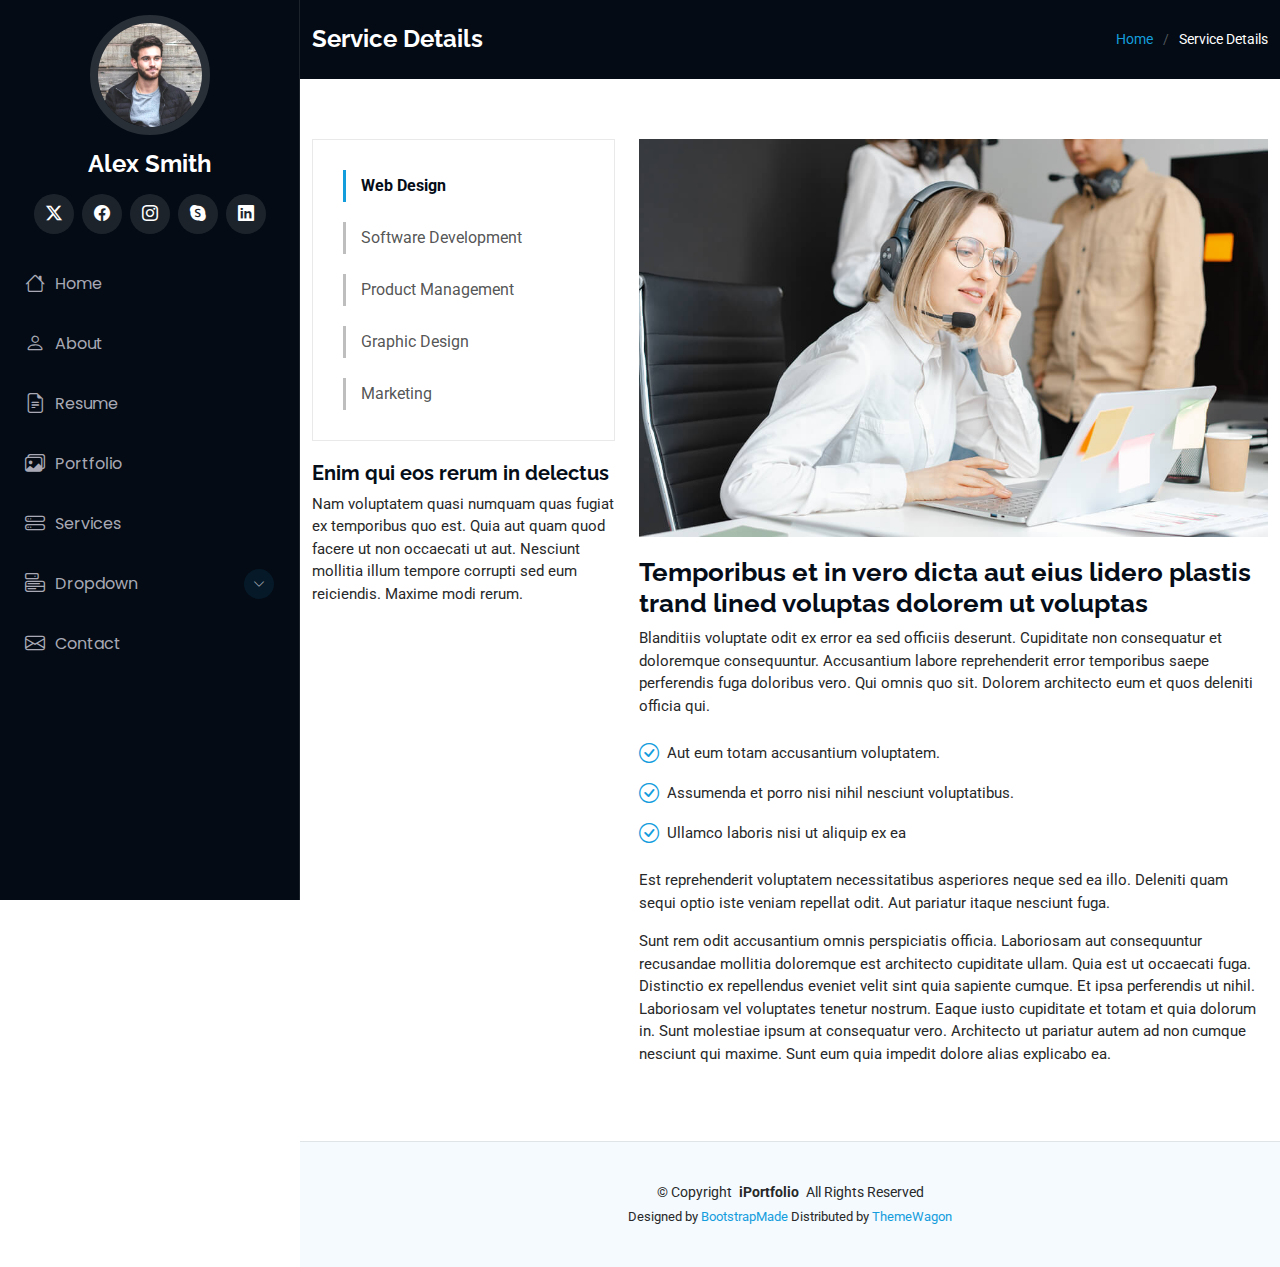
<file: service-details.html>
<!DOCTYPE html>
<html lang="en">

<head>
  <meta charset="utf-8">
  <meta content="width=device-width, initial-scale=1.0" name="viewport">
  <title>Service Details - iPortfolio Bootstrap Template</title>
  <meta content="" name="description">
  <meta content="" name="keywords">

  <!-- Favicons -->
  <link href="assets/img/favicon.png" rel="icon">
  <link href="assets/img/apple-touch-icon.png" rel="apple-touch-icon">

  <!-- Fonts -->
  <link href="https://fonts.googleapis.com" rel="preconnect">
  <link href="https://fonts.gstatic.com" rel="preconnect" crossorigin>
  <link href="https://fonts.googleapis.com/css2?family=Roboto:ital,wght@0,100;0,300;0,400;0,500;0,700;0,900;1,100;1,300;1,400;1,500;1,700;1,900&family=Poppins:ital,wght@0,100;0,200;0,300;0,400;0,500;0,600;0,700;0,800;0,900;1,100;1,200;1,300;1,400;1,500;1,600;1,700;1,800;1,900&family=Raleway:ital,wght@0,100;0,200;0,300;0,400;0,500;0,600;0,700;0,800;0,900;1,100;1,200;1,300;1,400;1,500;1,600;1,700;1,800;1,900&display=swap" rel="stylesheet">

  <!-- Vendor CSS Files -->
  <link href="assets/vendor/bootstrap/css/bootstrap.min.css" rel="stylesheet">
  <link href="assets/vendor/bootstrap-icons/bootstrap-icons.css" rel="stylesheet">
  <link href="assets/vendor/aos/aos.css" rel="stylesheet">
  <link href="assets/vendor/glightbox/css/glightbox.min.css" rel="stylesheet">
  <link href="assets/vendor/swiper/swiper-bundle.min.css" rel="stylesheet">

  <!-- Main CSS File -->
  <link href="assets/css/main.css" rel="stylesheet">

  <!-- =======================================================
  * Template Name: iPortfolio
  * Template URL: https://bootstrapmade.com/iportfolio-bootstrap-portfolio-websites-template/
  * Updated: Jun 29 2024 with Bootstrap v5.3.3
  * Author: BootstrapMade.com
  * License: https://bootstrapmade.com/license/
  ======================================================== -->
</head>

<body class="service-details-page">

  <header id="header" class="header dark-background d-flex flex-column">
    <i class="header-toggle d-xl-none bi bi-list"></i>

    <div class="profile-img">
      <img src="assets/img/my-profile-img.jpg" alt="" class="img-fluid rounded-circle">
    </div>

    <a href="index.html" class="logo d-flex align-items-center justify-content-center">
      <!-- Uncomment the line below if you also wish to use an image logo -->
      <!-- <img src="assets/img/logo.png" alt=""> -->
      <h1 class="sitename">Alex Smith</h1>
    </a>

    <div class="social-links text-center">
      <a href="#" class="twitter"><i class="bi bi-twitter-x"></i></a>
      <a href="#" class="facebook"><i class="bi bi-facebook"></i></a>
      <a href="#" class="instagram"><i class="bi bi-instagram"></i></a>
      <a href="#" class="google-plus"><i class="bi bi-skype"></i></a>
      <a href="#" class="linkedin"><i class="bi bi-linkedin"></i></a>
    </div>

    <nav id="navmenu" class="navmenu">
      <ul>
        <li><a href="#hero"><i class="bi bi-house navicon"></i>Home</a></li>
        <li><a href="#about"><i class="bi bi-person navicon"></i> About</a></li>
        <li><a href="#resume"><i class="bi bi-file-earmark-text navicon"></i> Resume</a></li>
        <li><a href="#portfolio"><i class="bi bi-images navicon"></i> Portfolio</a></li>
        <li><a href="#services"><i class="bi bi-hdd-stack navicon"></i> Services</a></li>
        <li class="dropdown"><a href="#"><i class="bi bi-menu-button navicon"></i> <span>Dropdown</span> <i class="bi bi-chevron-down toggle-dropdown"></i></a>
          <ul>
            <li><a href="#">Dropdown 1</a></li>
            <li class="dropdown"><a href="#"><span>Deep Dropdown</span> <i class="bi bi-chevron-down toggle-dropdown"></i></a>
              <ul>
                <li><a href="#">Deep Dropdown 1</a></li>
                <li><a href="#">Deep Dropdown 2</a></li>
                <li><a href="#">Deep Dropdown 3</a></li>
                <li><a href="#">Deep Dropdown 4</a></li>
                <li><a href="#">Deep Dropdown 5</a></li>
              </ul>
            </li>
            <li><a href="#">Dropdown 2</a></li>
            <li><a href="#">Dropdown 3</a></li>
            <li><a href="#">Dropdown 4</a></li>
          </ul>
        </li>
        <li><a href="#contact"><i class="bi bi-envelope navicon"></i> Contact</a></li>
      </ul>
    </nav>

  </header>

  <main class="main">

    <!-- Page Title -->
    <div class="page-title dark-background">
      <div class="container d-lg-flex justify-content-between align-items-center">
        <h1 class="mb-2 mb-lg-0">Service Details</h1>
        <nav class="breadcrumbs">
          <ol>
            <li><a href="index.html">Home</a></li>
            <li class="current">Service Details</li>
          </ol>
        </nav>
      </div>
    </div><!-- End Page Title -->

    <!-- Service Details Section -->
    <section id="service-details" class="service-details section">

      <div class="container">

        <div class="row gy-4">

          <div class="col-lg-4" data-aos="fade-up" data-aos-delay="100">
            <div class="services-list">
              <a href="#" class="active">Web Design</a>
              <a href="#">Software Development</a>
              <a href="#">Product Management</a>
              <a href="#">Graphic Design</a>
              <a href="#">Marketing</a>
            </div>

            <h4>Enim qui eos rerum in delectus</h4>
            <p>Nam voluptatem quasi numquam quas fugiat ex temporibus quo est. Quia aut quam quod facere ut non occaecati ut aut. Nesciunt mollitia illum tempore corrupti sed eum reiciendis. Maxime modi rerum.</p>
          </div>

          <div class="col-lg-8" data-aos="fade-up" data-aos-delay="200">
            <img src="assets/img/services.jpg" alt="" class="img-fluid services-img">
            <h3>Temporibus et in vero dicta aut eius lidero plastis trand lined voluptas dolorem ut voluptas</h3>
            <p>
              Blanditiis voluptate odit ex error ea sed officiis deserunt. Cupiditate non consequatur et doloremque consequuntur. Accusantium labore reprehenderit error temporibus saepe perferendis fuga doloribus vero. Qui omnis quo sit. Dolorem architecto eum et quos deleniti officia qui.
            </p>
            <ul>
              <li><i class="bi bi-check-circle"></i> <span>Aut eum totam accusantium voluptatem.</span></li>
              <li><i class="bi bi-check-circle"></i> <span>Assumenda et porro nisi nihil nesciunt voluptatibus.</span></li>
              <li><i class="bi bi-check-circle"></i> <span>Ullamco laboris nisi ut aliquip ex ea</span></li>
            </ul>
            <p>
              Est reprehenderit voluptatem necessitatibus asperiores neque sed ea illo. Deleniti quam sequi optio iste veniam repellat odit. Aut pariatur itaque nesciunt fuga.
            </p>
            <p>
              Sunt rem odit accusantium omnis perspiciatis officia. Laboriosam aut consequuntur recusandae mollitia doloremque est architecto cupiditate ullam. Quia est ut occaecati fuga. Distinctio ex repellendus eveniet velit sint quia sapiente cumque. Et ipsa perferendis ut nihil. Laboriosam vel voluptates tenetur nostrum. Eaque iusto cupiditate et totam et quia dolorum in. Sunt molestiae ipsum at consequatur vero. Architecto ut pariatur autem ad non cumque nesciunt qui maxime. Sunt eum quia impedit dolore alias explicabo ea.
            </p>
          </div>

        </div>

      </div>

    </section><!-- /Service Details Section -->

  </main>

  <footer id="footer" class="footer position-relative light-background">

    <div class="container">
      <div class="copyright text-center ">
        <p>© <span>Copyright</span> <strong class="px-1 sitename">iPortfolio</strong> <span>All Rights Reserved</span></p>
      </div>
      <div class="credits">
        <!-- All the links in the footer should remain intact. -->
        <!-- You can delete the links only if you've purchased the pro version. -->
        <!-- Licensing information: https://bootstrapmade.com/license/ -->
        <!-- Purchase the pro version with working PHP/AJAX contact form: [buy-url] -->
        Designed by <a href="https://bootstrapmade.com/">BootstrapMade</a> Distributed by <a href="https://themewagon.com">ThemeWagon</a>
      </div>
    </div>

  </footer>

  <!-- Scroll Top -->
  <a href="#" id="scroll-top" class="scroll-top d-flex align-items-center justify-content-center"><i class="bi bi-arrow-up-short"></i></a>

  <!-- Preloader -->
  <div id="preloader"></div>

  <!-- Vendor JS Files -->
  <script src="assets/vendor/bootstrap/js/bootstrap.bundle.min.js"></script>
  <script src="assets/vendor/php-email-form/validate.js"></script>
  <script src="assets/vendor/aos/aos.js"></script>
  <script src="assets/vendor/typed.js/typed.umd.js"></script>
  <script src="assets/vendor/purecounter/purecounter_vanilla.js"></script>
  <script src="assets/vendor/waypoints/noframework.waypoints.js"></script>
  <script src="assets/vendor/glightbox/js/glightbox.min.js"></script>
  <script src="assets/vendor/imagesloaded/imagesloaded.pkgd.min.js"></script>
  <script src="assets/vendor/isotope-layout/isotope.pkgd.min.js"></script>
  <script src="assets/vendor/swiper/swiper-bundle.min.js"></script>

  <!-- Main JS File -->
  <script src="assets/js/main.js"></script>

</body>

</html>
</file>
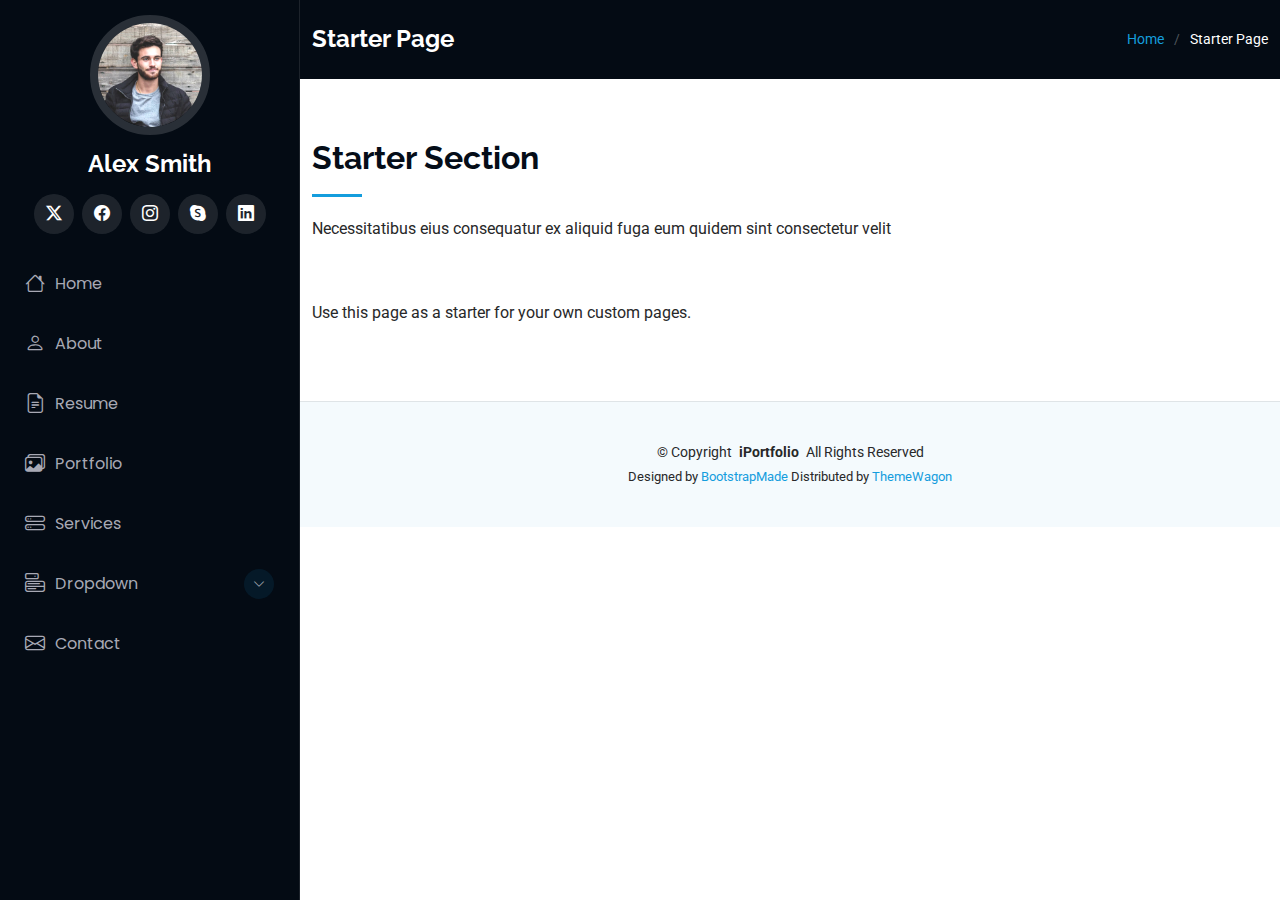
<file: starter-page.html>
<!DOCTYPE html>
<html lang="en">

<head>
  <meta charset="utf-8">
  <meta content="width=device-width, initial-scale=1.0" name="viewport">
  <title>Starter Page - iPortfolio Bootstrap Template</title>
  <meta content="" name="description">
  <meta content="" name="keywords">

  <!-- Favicons -->
  <link href="assets/img/favicon.png" rel="icon">
  <link href="assets/img/apple-touch-icon.png" rel="apple-touch-icon">

  <!-- Fonts -->
  <link href="https://fonts.googleapis.com" rel="preconnect">
  <link href="https://fonts.gstatic.com" rel="preconnect" crossorigin>
  <link href="https://fonts.googleapis.com/css2?family=Roboto:ital,wght@0,100;0,300;0,400;0,500;0,700;0,900;1,100;1,300;1,400;1,500;1,700;1,900&family=Poppins:ital,wght@0,100;0,200;0,300;0,400;0,500;0,600;0,700;0,800;0,900;1,100;1,200;1,300;1,400;1,500;1,600;1,700;1,800;1,900&family=Raleway:ital,wght@0,100;0,200;0,300;0,400;0,500;0,600;0,700;0,800;0,900;1,100;1,200;1,300;1,400;1,500;1,600;1,700;1,800;1,900&display=swap" rel="stylesheet">

  <!-- Vendor CSS Files -->
  <link href="assets/vendor/bootstrap/css/bootstrap.min.css" rel="stylesheet">
  <link href="assets/vendor/bootstrap-icons/bootstrap-icons.css" rel="stylesheet">
  <link href="assets/vendor/aos/aos.css" rel="stylesheet">
  <link href="assets/vendor/glightbox/css/glightbox.min.css" rel="stylesheet">
  <link href="assets/vendor/swiper/swiper-bundle.min.css" rel="stylesheet">

  <!-- Main CSS File -->
  <link href="assets/css/main.css" rel="stylesheet">

  <!-- =======================================================
  * Template Name: iPortfolio
  * Template URL: https://bootstrapmade.com/iportfolio-bootstrap-portfolio-websites-template/
  * Updated: Jun 29 2024 with Bootstrap v5.3.3
  * Author: BootstrapMade.com
  * License: https://bootstrapmade.com/license/
  ======================================================== -->
</head>

<body class="starter-page-page">

  <header id="header" class="header dark-background d-flex flex-column">
    <i class="header-toggle d-xl-none bi bi-list"></i>

    <div class="profile-img">
      <img src="assets/img/my-profile-img.jpg" alt="" class="img-fluid rounded-circle">
    </div>

    <a href="index.html" class="logo d-flex align-items-center justify-content-center">
      <!-- Uncomment the line below if you also wish to use an image logo -->
      <!-- <img src="assets/img/logo.png" alt=""> -->
      <h1 class="sitename">Alex Smith</h1>
    </a>

    <div class="social-links text-center">
      <a href="#" class="twitter"><i class="bi bi-twitter-x"></i></a>
      <a href="#" class="facebook"><i class="bi bi-facebook"></i></a>
      <a href="#" class="instagram"><i class="bi bi-instagram"></i></a>
      <a href="#" class="google-plus"><i class="bi bi-skype"></i></a>
      <a href="#" class="linkedin"><i class="bi bi-linkedin"></i></a>
    </div>

    <nav id="navmenu" class="navmenu">
      <ul>
        <li><a href="#hero"><i class="bi bi-house navicon"></i>Home</a></li>
        <li><a href="#about"><i class="bi bi-person navicon"></i> About</a></li>
        <li><a href="#resume"><i class="bi bi-file-earmark-text navicon"></i> Resume</a></li>
        <li><a href="#portfolio"><i class="bi bi-images navicon"></i> Portfolio</a></li>
        <li><a href="#services"><i class="bi bi-hdd-stack navicon"></i> Services</a></li>
        <li class="dropdown"><a href="#"><i class="bi bi-menu-button navicon"></i> <span>Dropdown</span> <i class="bi bi-chevron-down toggle-dropdown"></i></a>
          <ul>
            <li><a href="#">Dropdown 1</a></li>
            <li class="dropdown"><a href="#"><span>Deep Dropdown</span> <i class="bi bi-chevron-down toggle-dropdown"></i></a>
              <ul>
                <li><a href="#">Deep Dropdown 1</a></li>
                <li><a href="#">Deep Dropdown 2</a></li>
                <li><a href="#">Deep Dropdown 3</a></li>
                <li><a href="#">Deep Dropdown 4</a></li>
                <li><a href="#">Deep Dropdown 5</a></li>
              </ul>
            </li>
            <li><a href="#">Dropdown 2</a></li>
            <li><a href="#">Dropdown 3</a></li>
            <li><a href="#">Dropdown 4</a></li>
          </ul>
        </li>
        <li><a href="#contact"><i class="bi bi-envelope navicon"></i> Contact</a></li>
      </ul>
    </nav>

  </header>

  <main class="main">

    <!-- Page Title -->
    <div class="page-title dark-background">
      <div class="container d-lg-flex justify-content-between align-items-center">
        <h1 class="mb-2 mb-lg-0">Starter Page</h1>
        <nav class="breadcrumbs">
          <ol>
            <li><a href="index.html">Home</a></li>
            <li class="current">Starter Page</li>
          </ol>
        </nav>
      </div>
    </div><!-- End Page Title -->

    <!-- Starter Section Section -->
    <section id="starter-section" class="starter-section section">

      <!-- Section Title -->
      <div class="container section-title" data-aos="fade-up">
        <h2>Starter Section</h2>
        <p>Necessitatibus eius consequatur ex aliquid fuga eum quidem sint consectetur velit</p>
      </div><!-- End Section Title -->

      <div class="container" data-aos="fade-up">
        <p>Use this page as a starter for your own custom pages.</p>
      </div>

    </section><!-- /Starter Section Section -->

  </main>

  <footer id="footer" class="footer position-relative light-background">

    <div class="container">
      <div class="copyright text-center ">
        <p>© <span>Copyright</span> <strong class="px-1 sitename">iPortfolio</strong> <span>All Rights Reserved</span></p>
      </div>
      <div class="credits">
        <!-- All the links in the footer should remain intact. -->
        <!-- You can delete the links only if you've purchased the pro version. -->
        <!-- Licensing information: https://bootstrapmade.com/license/ -->
        <!-- Purchase the pro version with working PHP/AJAX contact form: [buy-url] -->
        Designed by <a href="https://bootstrapmade.com/">BootstrapMade</a> Distributed by <a href="https://themewagon.com">ThemeWagon</a>
      </div>
    </div>

  </footer>

  <!-- Scroll Top -->
  <a href="#" id="scroll-top" class="scroll-top d-flex align-items-center justify-content-center"><i class="bi bi-arrow-up-short"></i></a>

  <!-- Preloader -->
  <div id="preloader"></div>

  <!-- Vendor JS Files -->
  <script src="assets/vendor/bootstrap/js/bootstrap.bundle.min.js"></script>
  <script src="assets/vendor/php-email-form/validate.js"></script>
  <script src="assets/vendor/aos/aos.js"></script>
  <script src="assets/vendor/typed.js/typed.umd.js"></script>
  <script src="assets/vendor/purecounter/purecounter_vanilla.js"></script>
  <script src="assets/vendor/waypoints/noframework.waypoints.js"></script>
  <script src="assets/vendor/glightbox/js/glightbox.min.js"></script>
  <script src="assets/vendor/imagesloaded/imagesloaded.pkgd.min.js"></script>
  <script src="assets/vendor/isotope-layout/isotope.pkgd.min.js"></script>
  <script src="assets/vendor/swiper/swiper-bundle.min.js"></script>

  <!-- Main JS File -->
  <script src="assets/js/main.js"></script>

</body>

</html>
</file>
<file: assets/css/main.css>
/**
* Template Name: iPortfolio
* Template URL: https://bootstrapmade.com/iportfolio-bootstrap-portfolio-websites-template/
* Updated: Jun 29 2024 with Bootstrap v5.3.3
* Author: BootstrapMade.com
* License: https://bootstrapmade.com/license/
*/

/*--------------------------------------------------------------
# Font & Color Variables
# Help: https://bootstrapmade.com/color-system/
--------------------------------------------------------------*/
/* Fonts */
:root {
  --default-font: "Roboto",  system-ui, -apple-system, "Segoe UI", Roboto, "Helvetica Neue", Arial, "Noto Sans", "Liberation Sans", sans-serif, "Apple Color Emoji", "Segoe UI Emoji", "Segoe UI Symbol", "Noto Color Emoji";
  --heading-font: "Raleway",  sans-serif;
  --nav-font: "Poppins",  sans-serif;
}

/* Global Colors - The following color variables are used throughout the website. Updating them here will change the color scheme of the entire website */
:root { 
  --background-color: #ffffff; /* Background color for the entire website, including individual sections */
  --default-color: #272829; /* Default color used for the majority of the text content across the entire website */
  --heading-color: #050d18; /* Color for headings, subheadings and title throughout the website */
  --accent-color: #149ddd; /* Accent color that represents your brand on the website. It's used for buttons, links, and other elements that need to stand out */
  --surface-color: #ffffff; /* The surface color is used as a background of boxed elements within sections, such as cards, icon boxes, or other elements that require a visual separation from the global background. */
  --contrast-color: #ffffff; /* Contrast color for text, ensuring readability against backgrounds of accent, heading, or default colors. */
}

/* Nav Menu Colors - The following color variables are used specifically for the navigation menu. They are separate from the global colors to allow for more customization options */
:root {
  --nav-color: #a8a9b4;  /* The default color of the main navmenu links */
  --nav-hover-color: #ffffff; /* Applied to main navmenu links when they are hovered over or active */
  --nav-mobile-background-color: #040b14; /* Used as the background color for mobile navigation menu */
  --nav-dropdown-background-color: #040b14; /* Used as the background color for dropdown items that appear when hovering over primary navigation items */
  --nav-dropdown-color: #a8a9b4; /* Used for navigation links of the dropdown items in the navigation menu. */
  --nav-dropdown-hover-color: #ffffff; /* Similar to --nav-hover-color, this color is applied to dropdown navigation links when they are hovered over. */
}

/* Color Presets - These classes override global colors when applied to any section or element, providing reuse of the sam color scheme. */

.light-background {
  --background-color: #f4fafd;
  --surface-color: #ffffff;
}

.dark-background {
  --background-color: #040b14;
  --default-color: #ffffff;
  --heading-color: #ffffff;
  --surface-color: #151f2b;
  --contrast-color: #ffffff;
}

/* Smooth scroll */
:root {
  scroll-behavior: smooth;
}

/*--------------------------------------------------------------
# General Styling & Shared Classes
--------------------------------------------------------------*/
body {
  color: var(--default-color);
  background-color: var(--background-color);
  font-family: var(--default-font);
}

a {
  color: var(--accent-color);
  text-decoration: none;
  transition: 0.3s;
}

a:hover {
  color: color-mix(in srgb, var(--accent-color), transparent 25%);
  text-decoration: none;
}

h1,
h2,
h3,
h4,
h5,
h6 {
  color: var(--heading-color);
  font-family: var(--heading-font);
}

/* PHP Email Form Messages
------------------------------*/
.php-email-form .error-message {
  display: none;
  background: #df1529;
  color: #ffffff;
  text-align: left;
  padding: 15px;
  margin-bottom: 24px;
  font-weight: 600;
}

.php-email-form .sent-message {
  display: none;
  color: #ffffff;
  background: #059652;
  text-align: center;
  padding: 15px;
  margin-bottom: 24px;
  font-weight: 600;
}

.php-email-form .loading {
  display: none;
  background: var(--surface-color);
  text-align: center;
  padding: 15px;
  margin-bottom: 24px;
}

.php-email-form .loading:before {
  content: "";
  display: inline-block;
  border-radius: 50%;
  width: 24px;
  height: 24px;
  margin: 0 10px -6px 0;
  border: 3px solid var(--accent-color);
  border-top-color: var(--surface-color);
  animation: php-email-form-loading 1s linear infinite;
}

@keyframes php-email-form-loading {
  0% {
    transform: rotate(0deg);
  }

  100% {
    transform: rotate(360deg);
  }
}

/*--------------------------------------------------------------
# Global Header
--------------------------------------------------------------*/
.header {
  color: var(--default-color);
  background-color: var(--background-color);
  position: fixed;
  top: 0;
  left: 0;
  bottom: 0;
  padding: 0 15px;
  width: 300px;
  transition: all ease-in-out 0.3s;
  overflow-y: auto;
  z-index: 997;
  border-right: 1px solid color-mix(in srgb, var(--default-color), transparent 90%);
}

.header .profile-img img {
  margin: 15px auto;
  display: block;
  width: 120px;
  border: 8px solid color-mix(in srgb, var(--default-color), transparent 85%);
}

.header .logo {
  line-height: 1;
  margin-bottom: 15px;
}

.header .logo img {
  max-height: 32px;
  margin-right: 8px;
}

.header .logo h1 {
  font-size: 24px;
  margin: 0;
  font-weight: 700;
  color: var(--heading-color);
}

.header .social-links {
  margin: 0 0 20px 0;
}

.header .social-links a {
  font-size: 16px;
  display: inline-flex;
  align-items: center;
  justify-content: center;
  background: color-mix(in srgb, var(--default-color), transparent 90%);
  color: var(--default-color);
  margin: 0 2px;
  border-radius: 50%;
  text-align: center;
  width: 40px;
  height: 40px;
  transition: 0.3s;
}

.header .social-links a:hover {
  color: var(--contrast-color);
  background: var(--accent-color);
}

@media (min-width: 1200px) {

  .header~main,
  .header~#footer {
    margin-left: 300px;
  }
}

@media (max-width: 1199px) {
  .header {
    left: -100%;
  }
}

.header.header-show {
  left: 0;
}

.header .header-toggle {
  color: var(--contrast-color);
  background-color: var(--accent-color);
  font-size: 22px;
  display: flex;
  align-items: center;
  justify-content: center;
  width: 40px;
  height: 40px;
  border-radius: 50%;
  cursor: pointer;
  position: fixed;
  top: 15px;
  right: 15px;
  z-index: 9999;
  transition: background-color 0.3s;
}

.header .header-toggle:hover {
  color: var(--contrast-color);
  background-color: color-mix(in srgb, var(--accent-color) 90%, white 15%);
}

/*--------------------------------------------------------------
# Navigation Menu
--------------------------------------------------------------*/
.mobile-nav-toggle {
  display: none;
}

.navmenu {
  padding: 0;
  z-index: 9997;
}

.navmenu ul {
  list-style: none;
  padding: 0 0 20px 0;
  margin: 0;
}

.navmenu a,
.navmenu a:focus {
  color: var(--nav-color);
  padding: 15px 10px;
  font-family: var(--nav-font);
  font-size: 16px;
  font-weight: 400;
  display: flex;
  align-items: center;
  white-space: nowrap;
  transition: 0.3s;
  width: 100%;
}

.navmenu a .navicon,
.navmenu a:focus .navicon {
  font-size: 20px;
  margin-right: 10px;
}

.navmenu a .toggle-dropdown,
.navmenu a:focus .toggle-dropdown {
  font-size: 12px;
  line-height: 0;
  margin-left: auto;
  width: 30px;
  height: 30px;
  display: flex;
  align-items: center;
  justify-content: center;
  border-radius: 50%;
  transition: 0.3s;
  flex-shrink: 0;
  background-color: color-mix(in srgb, var(--accent-color), transparent 90%);
}

.navmenu a .toggle-dropdown:hover,
.navmenu a:focus .toggle-dropdown:hover {
  background-color: var(--accent-color);
  color: var(--contrast-color);
}

.navmenu a:hover,
.navmenu .active,
.navmenu .active:focus {
  color: var(--nav-hover-color);
}

.navmenu a:hover .navicon,
.navmenu .active .navicon,
.navmenu .active:focus .navicon {
  color: var(--accent-color);
}

.navmenu .active .toggle-dropdown,
.navmenu .active:focus .toggle-dropdown {
  background-color: var(--accent-color);
  color: var(--contrast-color);
  transform: rotate(180deg);
}

.navmenu .dropdown {
  display: block;
}

.navmenu .dropdown a,
.navmenu .dropdown a:focus {
  color: --nav-dropdown-color;
}

.navmenu .dropdown a:hover,
.navmenu .dropdown .active,
.navmenu .dropdown .active:focus {
  color: var(--nav-dropdown-hover-color);
}

.navmenu .dropdown ul {
  position: static;
  display: none;
  z-index: 99;
  padding: 5px 10px;
  margin: 5px 10px;
  background-color: var(--nav-dropdown-background-color);
  border: 1px solid color-mix(in srgb, var(--default-color), transparent 90%);
  box-shadow: none;
  transition: all 0.5s ease-in-out;
}

.navmenu .dropdown ul ul {
  background-color: rgba(33, 37, 41, 0.1);
}

.navmenu .dropdown>.dropdown-active {
  display: block;
  background-color: rgba(33, 37, 41, 0.03);
}

/*--------------------------------------------------------------
# Global Footer
--------------------------------------------------------------*/
.footer {
  color: var(--default-color);
  background-color: var(--background-color);
  font-size: 14px;
  padding: 40px 0;
  position: relative;
  border-top: 1px solid color-mix(in srgb, var(--default-color), transparent 90%);
}

.footer .copyright p {
  margin-bottom: 0;
}

.footer .credits {
  margin-top: 4px;
  font-size: 13px;
  text-align: center;
}

/*--------------------------------------------------------------
# Preloader
--------------------------------------------------------------*/
#preloader {
  position: fixed;
  inset: 0;
  z-index: 999999;
  overflow: hidden;
  background: var(--background-color);
  transition: all 0.6s ease-out;
}

#preloader:before {
  content: "";
  position: fixed;
  top: calc(50% - 30px);
  left: calc(50% - 30px);
  border: 6px solid #ffffff;
  border-color: var(--accent-color) transparent var(--accent-color) transparent;
  border-radius: 50%;
  width: 60px;
  height: 60px;
  animation: animate-preloader 1.5s linear infinite;
}

@keyframes animate-preloader {
  0% {
    transform: rotate(0deg);
  }

  100% {
    transform: rotate(360deg);
  }
}

/*--------------------------------------------------------------
# Scroll Top Button
--------------------------------------------------------------*/
.scroll-top {
  position: fixed;
  visibility: hidden;
  opacity: 0;
  right: 15px;
  bottom: -15px;
  z-index: 99999;
  background-color: var(--accent-color);
  width: 44px;
  height: 44px;
  border-radius: 50px;
  transition: all 0.4s;
}

.scroll-top i {
  font-size: 24px;
  color: var(--contrast-color);
  line-height: 0;
}

.scroll-top:hover {
  background-color: color-mix(in srgb, var(--accent-color), transparent 20%);
  color: var(--contrast-color);
}

.scroll-top.active {
  visibility: visible;
  opacity: 1;
  bottom: 15px;
}

/*--------------------------------------------------------------
# Disable aos animation delay on mobile devices
--------------------------------------------------------------*/
@media screen and (max-width: 768px) {
  [data-aos-delay] {
    transition-delay: 0 !important;
  }
}

/*--------------------------------------------------------------
# Global Page Titles & Breadcrumbs
--------------------------------------------------------------*/
.page-title {
  color: var(--default-color);
  background-color: var(--background-color);
  padding: 25px 0;
  position: relative;
}

.page-title h1 {
  font-size: 24px;
  font-weight: 700;
}

.page-title .breadcrumbs ol {
  display: flex;
  flex-wrap: wrap;
  list-style: none;
  padding: 0;
  margin: 0;
  font-size: 14px;
  font-weight: 400;
}

.page-title .breadcrumbs ol li+li {
  padding-left: 10px;
}

.page-title .breadcrumbs ol li+li::before {
  content: "/";
  display: inline-block;
  padding-right: 10px;
  color: color-mix(in srgb, var(--default-color), transparent 70%);
}

/*--------------------------------------------------------------
# Global Sections
--------------------------------------------------------------*/
section,
.section {
  color: var(--default-color);
  background-color: var(--background-color);
  padding: 60px 0;
  overflow: clip;
}

/*--------------------------------------------------------------
# Global Section Titles
--------------------------------------------------------------*/
.section-title {
  padding-bottom: 60px;
  position: relative;
}

.section-title h2 {
  font-size: 32px;
  font-weight: 700;
  margin-bottom: 20px;
  padding-bottom: 20px;
  position: relative;
}

.section-title h2:after {
  content: "";
  position: absolute;
  display: block;
  width: 50px;
  height: 3px;
  background: var(--accent-color);
  left: 0;
  bottom: 0;
}

.section-title p {
  margin-bottom: 0;
}

/*--------------------------------------------------------------
# Hero Section
--------------------------------------------------------------*/
.hero {
  width: 100%;
  min-height: 100vh;
  position: relative;
  padding: 80px 0;
  display: flex;
  align-items: center;
  justify-content: center;
}

.hero img {
  position: absolute;
  inset: 0;
  display: block;
  width: 100%;
  height: 100%;
  object-fit: cover;
  z-index: 1;
}

.hero:before {
  content: "";
  background: color-mix(in srgb, var(--background-color), transparent 70%);
  position: absolute;
  inset: 0;
  z-index: 2;
}

.hero .container {
  position: relative;
  z-index: 3;
}

.hero h2 {
  margin: 0;
  font-size: 64px;
  font-weight: 700;
}

.hero p {
  margin: 5px 0 0 0;
  font-size: 26px;
}

.hero p span {
  letter-spacing: 1px;
  border-bottom: 2px solid var(--accent-color);
}

.hero .social-links {
  margin-top: 25px;
}

.hero .social-links a {
  font-size: 24px;
  display: inline-block;
  color: color-mix(in srgb, var(--default-color), transparent 50%);
  line-height: 1;
  margin-right: 20px;
  transition: 0.3s;
}

.hero .social-links a:hover {
  color: var(--accent-color);
}

@media (max-width: 768px) {
  .hero h2 {
    font-size: 32px;
  }

  .hero p {
    font-size: 20px;
  }
}

/*--------------------------------------------------------------
# About Section
--------------------------------------------------------------*/
.about .content h2 {
  font-weight: 700;
  font-size: 24px;
}

.about .content ul {
  list-style: none;
  padding: 0;
}

.about .content ul li {
  margin-bottom: 20px;
  display: flex;
  align-items: center;
}

.about .content ul strong {
  margin-right: 10px;
}

.about .content ul i {
  font-size: 16px;
  margin-right: 5px;
  color: var(--accent-color);
  line-height: 0;
}

/*--------------------------------------------------------------
# Stats Section
--------------------------------------------------------------*/
.stats .stats-item {
  padding: 30px;
  width: 100%;
}

.stats .stats-item i {
  color: var(--accent-color);
  display: block;
  font-size: 44px;
  float: left;
  line-height: 0;
}

.stats .stats-item .purecounter {
  color: var(--heading-color);
  font-size: 48px;
  line-height: 40px;
  display: block;
  font-weight: 700;
  margin-left: 60px;
}

.stats .stats-item p {
  color: color-mix(in srgb, var(--default-color), transparent 40%);
  padding: 15px 0 0 0;
  margin: 0 0 0 60px;
  font-family: var(--heading-font);
  font-size: 14px;
}

/*--------------------------------------------------------------
# Skills Section
--------------------------------------------------------------*/
.skills .progress {
  height: 60px;
  display: block;
  background: none;
  border-radius: 0;
}

.skills .progress .skill {
  color: var(--heading-color);
  padding: 0;
  margin: 0 0 6px 0;
  text-transform: uppercase;
  display: block;
  font-weight: 600;
  font-family: var(--heading-font);
}

.skills .progress .skill .val {
  float: right;
  font-style: normal;
}

.skills .progress-bar-wrap {
  background: color-mix(in srgb, var(--default-color), transparent 90%);
  height: 10px;
}

.skills .progress-bar {
  width: 1px;
  height: 10px;
  transition: 0.9s;
  background-color: var(--accent-color);
}

/*--------------------------------------------------------------
# Resume Section
--------------------------------------------------------------*/
.resume .resume-title {
  color: var(--heading-color);
  font-size: 26px;
  font-weight: 700;
  margin-top: 20px;
  margin-bottom: 20px;
}

.resume .resume-item {
  padding: 0 0 20px 20px;
  margin-top: -2px;
  border-left: 2px solid var(--accent-color);
  position: relative;
}

.resume .resume-item h4 {
  line-height: 18px;
  font-size: 18px;
  font-weight: 600;
  text-transform: uppercase;
  color: color-mix(in srgb, var(--default-color), transparent 20%);
  margin-bottom: 10px;
}

.resume .resume-item h5 {
  font-size: 16px;
  padding: 5px 15px;
  display: inline-block;
  font-weight: 600;
  margin-bottom: 10px;
}

.resume .resume-item ul {
  padding-left: 20px;
}

.resume .resume-item ul li {
  padding-bottom: 10px;
}

.resume .resume-item:last-child {
  padding-bottom: 0;
}

.resume .resume-item::before {
  content: "";
  position: absolute;
  width: 16px;
  height: 16px;
  border-radius: 50px;
  left: -9px;
  top: 0;
  background: var(--background-color);
  border: 2px solid var(--accent-color);
}

/*--------------------------------------------------------------
# Portfolio Section
--------------------------------------------------------------*/
.portfolio .portfolio-filters {
  padding: 0;
  margin: 0 auto 20px auto;
  list-style: none;
  text-align: center;
}

.portfolio .portfolio-filters li {
  cursor: pointer;
  display: inline-block;
  padding: 0;
  font-size: 14px;
  font-weight: 400;
  margin: 0 10px;
  line-height: 1;
  text-transform: uppercase;
  margin-bottom: 10px;
  transition: all 0.3s ease-in-out;
}

.portfolio .portfolio-filters li:hover,
.portfolio .portfolio-filters li.filter-active {
  color: var(--accent-color);
}

.portfolio .portfolio-filters li:first-child {
  margin-left: 0;
}

.portfolio .portfolio-filters li:last-child {
  margin-right: 0;
}

@media (max-width: 575px) {
  .portfolio .portfolio-filters li {
    font-size: 14px;
    margin: 0 5px;
  }
}

.portfolio .portfolio-content {
  position: relative;
  overflow: hidden;
}

.portfolio .portfolio-content img {
  transition: 0.3s;
}

.portfolio .portfolio-content .portfolio-info {
  opacity: 0;
  position: absolute;
  inset: 0;
  z-index: 3;
  transition: all ease-in-out 0.3s;
  background: rgba(0, 0, 0, 0.6);
  padding: 15px;
}

.portfolio .portfolio-content .portfolio-info h4 {
  font-size: 14px;
  padding: 5px 10px;
  font-weight: 400;
  color: #ffffff;
  display: inline-block;
  background-color: var(--accent-color);
}

.portfolio .portfolio-content .portfolio-info p {
  position: absolute;
  bottom: 10px;
  text-align: center;
  display: inline-block;
  left: 0;
  right: 0;
  font-size: 16px;
  font-weight: 600;
  color: rgba(255, 255, 255, 0.8);
}

.portfolio .portfolio-content .portfolio-info .preview-link,
.portfolio .portfolio-content .portfolio-info .details-link {
  position: absolute;
  left: calc(50% - 40px);
  font-size: 26px;
  top: calc(50% - 14px);
  color: #fff;
  transition: 0.3s;
  line-height: 1.2;
}

.portfolio .portfolio-content .portfolio-info .preview-link:hover,
.portfolio .portfolio-content .portfolio-info .details-link:hover {
  color: var(--accent-color);
}

.portfolio .portfolio-content .portfolio-info .details-link {
  left: 50%;
  font-size: 34px;
  line-height: 0;
}

.portfolio .portfolio-content:hover .portfolio-info {
  opacity: 1;
}

.portfolio .portfolio-content:hover img {
  transform: scale(1.1);
}

/*--------------------------------------------------------------
# Services Section
--------------------------------------------------------------*/
.services .service-item {
  position: relative;
}

.services .service-item .icon {
  background: var(--accent-color);
  display: flex;
  align-items: center;
  justify-content: center;
  width: 54px;
  height: 54px;
  border-radius: 50%;
  transition: 0.5s;
  border: 1px solid var(--accent-color);
  margin-right: 20px;
}

.services .service-item .icon i {
  color: var(--contrast-color);
  font-size: 24px;
  line-height: 0;
}

.services .service-item:hover .icon {
  background: var(--surface-color);
}

.services .service-item:hover .icon i {
  color: var(--accent-color);
}

.services .service-item .title {
  font-weight: 700;
  margin-bottom: 15px;
  font-size: 18px;
}

.services .service-item .title a {
  color: var(--heading-color);
}

.services .service-item .title a:hover {
  color: var(--accent-color);
}

.services .service-item .description {
  line-height: 24px;
  font-size: 14px;
}

/*--------------------------------------------------------------
# Testimonials Section
--------------------------------------------------------------*/
.testimonials .testimonials-carousel,
.testimonials .testimonials-slider {
  overflow: hidden;
}

.testimonials .testimonial-item {
  box-sizing: content-box;
  text-align: center;
  min-height: 320px;
}

.testimonials .testimonial-item .testimonial-img {
  width: 90px;
  border-radius: 50%;
  margin: 0 auto;
}

.testimonials .testimonial-item h3 {
  font-size: 18px;
  font-weight: bold;
  margin: 10px 0 5px 0;
}

.testimonials .testimonial-item h4 {
  font-size: 14px;
  color: color-mix(in srgb, var(--default-color), transparent 20%);
  margin: 0;
}

.testimonials .testimonial-item .quote-icon-left,
.testimonials .testimonial-item .quote-icon-right {
  color: color-mix(in srgb, var(--accent-color), transparent 40%);
  font-size: 26px;
  line-height: 0;
}

.testimonials .testimonial-item .quote-icon-left {
  display: inline-block;
  left: -5px;
  position: relative;
}

.testimonials .testimonial-item .quote-icon-right {
  display: inline-block;
  right: -5px;
  position: relative;
  top: 10px;
  transform: scale(-1, -1);
}

.testimonials .testimonial-item p {
  font-style: italic;
  margin: 0 15px 15px 15px;
  padding: 20px;
  background-color: var(--surface-color);
  position: relative;
  margin-bottom: 35px;
  border-radius: 6px;
  box-shadow: 0px 2px 15px rgba(0, 0, 0, 0.1);
}

.testimonials .testimonial-item p::after {
  content: "";
  width: 0;
  height: 0;
  border-top: 20px solid var(--surface-color);
  border-right: 20px solid transparent;
  border-left: 20px solid transparent;
  position: absolute;
  bottom: -20px;
  left: calc(50% - 20px);
}

.testimonials .swiper-wrapper {
  height: auto;
}

.testimonials .swiper-pagination {
  margin-top: 40px;
  position: relative;
}

.testimonials .swiper-pagination .swiper-pagination-bullet {
  width: 12px;
  height: 12px;
  background-color: var(--background-color);
  opacity: 1;
  border: 1px solid var(--accent-color);
}

.testimonials .swiper-pagination .swiper-pagination-bullet-active {
  background-color: var(--accent-color);
}

/*--------------------------------------------------------------
# Contact Section
--------------------------------------------------------------*/
.contact .info-wrap {
  background-color: var(--surface-color);
  box-shadow: 0px 0px 20px rgba(0, 0, 0, 0.1);
  padding: 30px;
}

@media (max-width: 575px) {
  .contact .info-wrap {
    padding: 20px;
  }
}

.contact .info-item {
  margin-bottom: 40px;
}

.contact .info-item i {
  font-size: 20px;
  color: var(--accent-color);
  background: color-mix(in srgb, var(--accent-color), transparent 92%);
  width: 44px;
  height: 44px;
  display: flex;
  justify-content: center;
  align-items: center;
  border-radius: 50px;
  transition: all 0.3s ease-in-out;
  margin-right: 15px;
}

.contact .info-item h3 {
  padding: 0;
  font-size: 18px;
  font-weight: 700;
  margin-bottom: 5px;
}

.contact .info-item p {
  padding: 0;
  margin-bottom: 0;
  font-size: 14px;
}

.contact .info-item:hover i {
  background: var(--accent-color);
  color: var(--contrast-color);
}

.contact .php-email-form {
  background-color: var(--surface-color);
  height: 100%;
  padding: 30px;
  box-shadow: 0px 0px 20px rgba(0, 0, 0, 0.1);
}

@media (max-width: 575px) {
  .contact .php-email-form {
    padding: 20px;
  }
}

.contact .php-email-form input[type=text],
.contact .php-email-form input[type=email],
.contact .php-email-form textarea {
  font-size: 14px;
  padding: 10px 15px;
  box-shadow: none;
  border-radius: 0;
  color: var(--default-color);
  background-color: var(--surface-color);
  border-color: color-mix(in srgb, var(--default-color), transparent 80%);
}

.contact .php-email-form input[type=text]:focus,
.contact .php-email-form input[type=email]:focus,
.contact .php-email-form textarea:focus {
  border-color: var(--accent-color);
}

.contact .php-email-form input[type=text]::placeholder,
.contact .php-email-form input[type=email]::placeholder,
.contact .php-email-form textarea::placeholder {
  color: color-mix(in srgb, var(--default-color), transparent 70%);
}

.contact .php-email-form button[type=submit] {
  color: var(--contrast-color);
  background: var(--accent-color);
  border: 0;
  padding: 10px 30px;
  transition: 0.4s;
  border-radius: 50px;
}

.contact .php-email-form button[type=submit]:hover {
  background: color-mix(in srgb, var(--accent-color), transparent 25%);
}

/*--------------------------------------------------------------
# Portfolio Details Section
--------------------------------------------------------------*/
.portfolio-details .portfolio-details-slider img {
  width: 100%;
}

.portfolio-details .portfolio-details-slider .swiper-pagination {
  margin-top: 20px;
  position: relative;
}

.portfolio-details .portfolio-details-slider .swiper-pagination .swiper-pagination-bullet {
  width: 12px;
  height: 12px;
  background-color: color-mix(in srgb, var(--default-color), transparent 85%);
  opacity: 1;
}

.portfolio-details .portfolio-details-slider .swiper-pagination .swiper-pagination-bullet-active {
  background-color: var(--accent-color);
}

.portfolio-details .portfolio-info {
  padding: 30px;
  box-shadow: 0px 0 30px rgba(0, 0, 0, 0.1);
}

.portfolio-details .portfolio-info h3 {
  font-size: 22px;
  font-weight: 700;
  margin-bottom: 20px;
  padding-bottom: 20px;
  border-bottom: 1px solid color-mix(in srgb, var(--default-color), transparent 85%);
}

.portfolio-details .portfolio-info ul {
  list-style: none;
  padding: 0;
  font-size: 15px;
}

.portfolio-details .portfolio-info ul li+li {
  margin-top: 10px;
}

.portfolio-details .portfolio-description {
  padding-top: 30px;
}

.portfolio-details .portfolio-description h2 {
  font-size: 26px;
  font-weight: 700;
  margin-bottom: 20px;
}

.portfolio-details .portfolio-description p {
  padding: 0;
  color: color-mix(in srgb, var(--default-color), transparent 30%);
}

/*--------------------------------------------------------------
# Service Details Section
--------------------------------------------------------------*/
.service-details .services-list {
  padding: 10px 30px;
  border: 1px solid color-mix(in srgb, var(--default-color), transparent 90%);
  margin-bottom: 20px;
}

.service-details .services-list a {
  display: block;
  line-height: 1;
  padding: 8px 0 8px 15px;
  border-left: 3px solid color-mix(in srgb, var(--default-color), transparent 70%);
  margin: 20px 0;
  color: color-mix(in srgb, var(--default-color), transparent 20%);
  transition: 0.3s;
}

.service-details .services-list a.active {
  color: var(--heading-color);
  font-weight: 700;
  border-color: var(--accent-color);
}

.service-details .services-list a:hover {
  border-color: var(--accent-color);
}

.service-details .services-img {
  margin-bottom: 20px;
}

.service-details h3 {
  font-size: 26px;
  font-weight: 700;
}

.service-details h4 {
  font-size: 20px;
  font-weight: 700;
}

.service-details p {
  font-size: 15px;
}

.service-details ul {
  list-style: none;
  padding: 0;
  font-size: 15px;
}

.service-details ul li {
  padding: 5px 0;
  display: flex;
  align-items: center;
}

.service-details ul i {
  font-size: 20px;
  margin-right: 8px;
  color: var(--accent-color);
}

/*--------------------------------------------------------------
# Starter Section Section
--------------------------------------------------------------*/
</file>
